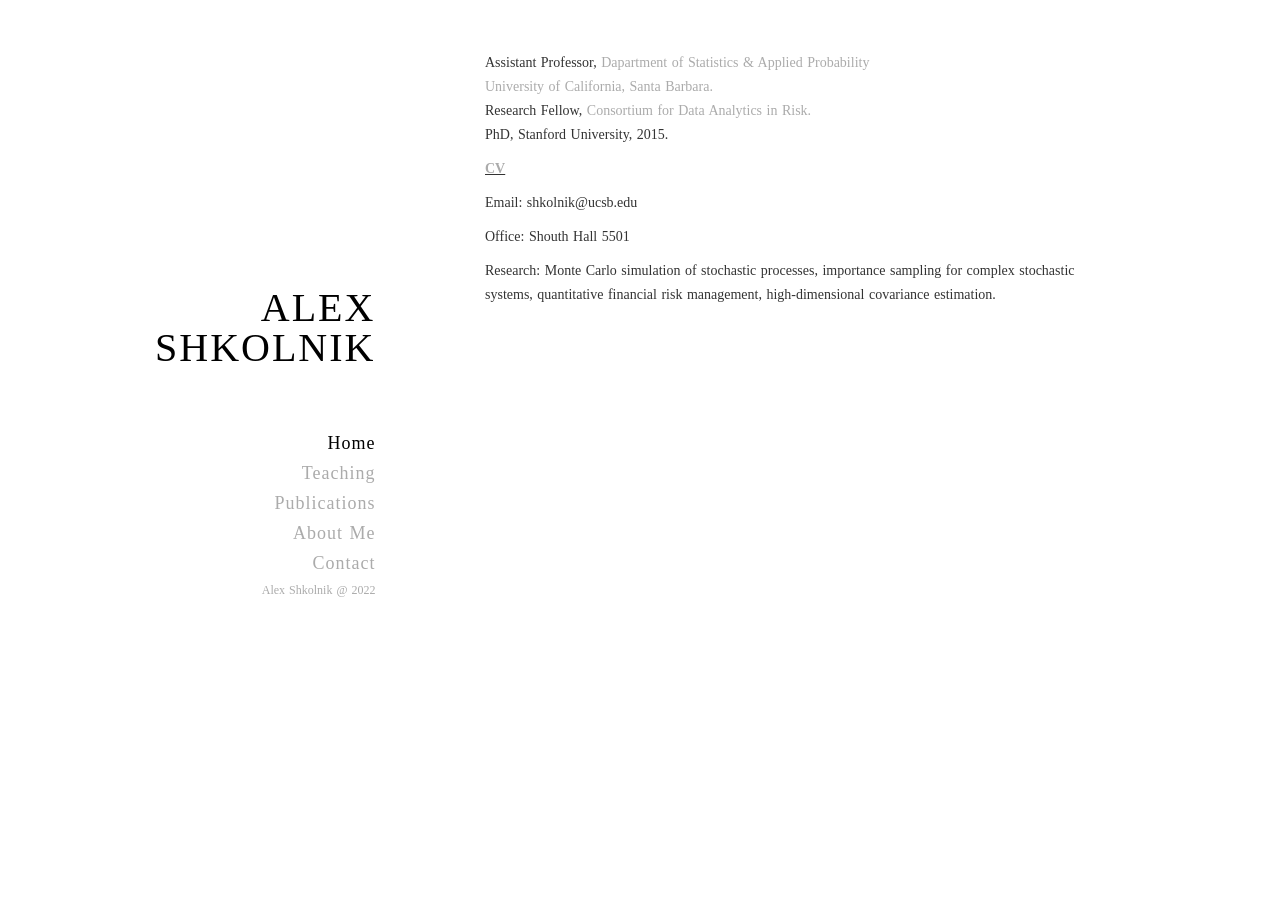
<file: index.html>
<!DOCTYPE html>
<html lang="en">

	<!-- head>
		<meta charset="UTF-8">
		<title>Alex Shkolnik Homepage </title>
		<meta name="viewport" content="width=device-width, initial-scale=1">
		<meta name="format-detection" content="telephone=no">
		<meta name="apple-mobile-web-app-capable" content="yes">

		<link rel='stylesheet' href='//fonts.googleapis.com/css?family=Montserrat:400,600,700%7CLato:400,700' type='text/css' media='all' />

		<link rel="stylesheet" type="text/css" href="css/libs/font-awesome.min.css">
		<link rel="stylesheet" type="text/css" href="css/libs/bootstrap.min.css">
		<link rel="stylesheet" type="text/css" href="css/libs/justifiedGallery.min.css">
		<link rel="stylesheet" type="text/css" href="css/libs/magnific-popup.css">
		<link rel="stylesheet" type="text/css" href="css/styles.css">
	</head---->
	<head>
		<meta charset="utf-8">
		<meta http-equiv="X-UA-Compatible" content="IE=edge,chrome=1">

		<title>Alex Shkolnik Home</title>
		<meta name="description" content="">
		<meta name="author" content="Alex Shkolnik">

		<meta name="viewport" content="width=device-width; initial-scale=1.0">

		
		<link rel="shortcut icon" href="/favicon.ico">
		<link rel="apple-touch-icon" href="/apple-touch-icon.png">
	
		<!--	
		<link rel='stylesheet' href='//fonts.googleapis.com/css?family=Montserrat:400,600,700%7CLato:400,700' type='text/css' media='all' />
		-->


		<link rel="stylesheet" type="text/css" href="css/libs/font-awesome.min.css">
		<link rel="stylesheet" type="text/css" href="css/libs/bootstrap.min.css">
		<link rel="stylesheet" type="text/css" href="css/libs/justifiedGallery.min.css">
		<link rel="stylesheet" type="text/css" href="css/libs/magnific-popup.css">
		<link rel="stylesheet" type="text/css" href="css/styles.css">
	</head>

<body class="home">

	<!-- Wrapper Site ------------------------------------------------------------------------>
	<div id="main-content">

		<!-- Preload -->
		<div id="preload">
			<div class="kd-bounce">
				<div></div>
				<div></div>
			</div>
		</div>
		<!-- Preload -->

		<div class="container">
			<div class="row">
<!--------------copy left menu plus starting from here ----->
				<div class="col-md-3">
					<div class="header affix">
						<div class="table">
							<div class="table-cell">
								<!-- Logo-->
								<div class="logo">
									<a href="#">Alex Shkolnik </a>
								</div>
								<!--End Logo-->
								
								<!-- Navigation -->
								<div class="main-menu">
									<nav>
										<ul class="menu-list">
											<li class="active">
												<a href="index.html">Home</a>
												
											</li> <!--
											<li class="menu-item-has-children">
												<a href="#">Teaching</a> 
												<ul class="sub-menu">
													<li>
														<a href="teaching.html">pstat 262MC</a>
													</li>
													<li>
														<a href="teaching.html">pstat 160B</a>
													</li>
													<li>
														<a href="teaching.html">pstat 223A</a>
													</li>
													<li>
														<a href="archive.html">archive</a>
													</li>
												</ul>
											</li>
											<!--<li>
												<a href="research.html">Research</a>
												
											</li>-->
											<li>
												<a href="teaching.html">Teaching</a>
											</li>
											<li>
												<a href="publications.html">Publications</a>
											</li>
											<li>
												<a href="about.html">About Me</a>
										    </li>
										    <li>
												<a href="contact.html">Contact</a>
										    </li>
								    	</ul>
									</nav>
								</div>
								<!-- End Navigation -->

								<!-- Socials 
								<div class="socials">
									<a href="#" title="Behance">
										<i class="fa fa-behance"></i>
									</a>
									<a href="#" title="Dribbble">
										<i class="fa fa-dribbble"></i>
									</a>
									<a href="#" title="Facebook">
										<i class="fa fa-facebook"></i>
									</a>
									<a href="#" title="Google Plus">
										<i class="fa fa-google-plus"></i>
									</a>
									<a href="#" title="Instagram">
										<i class="fa fa-instagram"></i>
									</a>
									<a href="#" title="Search this site">
										<i class="fa fa-search"></i>
									</a>
								</div>
								-->
								<div class="box-search">
									<div class="table">
										<div class="table-cell">
											<div class="container">
												<form class="search-form" action="#" method="get">
													<input type="search" name="s" class="search-field" placeholder="Type &amp; hit enter" value="" title="Search">
													<div class="kd-close">
													</div>
												</form>
											</div>
										</div>
									</div>
								</div>
								<!-- End Socials -->

								<div class="copyright">
									<p>
										Alex Shkolnik @ 2022
									</p>
								</div>

							</div>
						</div>
					</div>
				</div>
<!------------here is the end of left menu plus socials and copyright-----start right context here---->
				<div class="col-md-9 col-md-offset-3">
					<div class="projects">
						<!-- div>
							<img src="images/photo.JPG" alt="">
						</div----->
						<div class="header-text">
						      <p> 
							   Assistant Professor,  
							  <a href="https://www.pstat.ucsb.edu">Dapartment of Statistics & Applied Probability</a> <br> 
							  <a href="https://www.ucsb.edu">University of California, Santa Barbara.</a> <br>
							   Research Fellow,
							  <a href="https://cdar.berkeley.edu">Consortium for Data Analytics in Risk.</a> <br>
                               PhD, Stanford University, 2015.
						     </p>
							  <p><b>
                              <u><a href="cv/shkolnik_cv.pdf">CV</a></u>
                              </b></p>
							   
                              <p>Email: shkolnik@ucsb.edu </p>  
                              <p>Office: Shouth Hall 5501 </p>  
                              <p>Research: Monte Carlo simulation of stochastic processes, importance sampling for complex stochastic systems, quantitative financial risk management, high-dimensional covariance estimation.<p>
						</div>
					</div>
				</div>
			</div>
		</div>
	</div>
	<!-- End Wrapper Site ------------------------------------------------------------------------>

	
	<!-- Scripts -->
	<script src="js/libs/jquery-1.12.4.min.js"></script>
	<script src="js/libs/jquery.justifiedGallery.min.js"></script>
	<script src="js/libs/jquery.magnific-popup.js"></script>
	<script src="js/scripts.js"></script>
	<!-- End Scripts -->

</body>
</html>
</file>
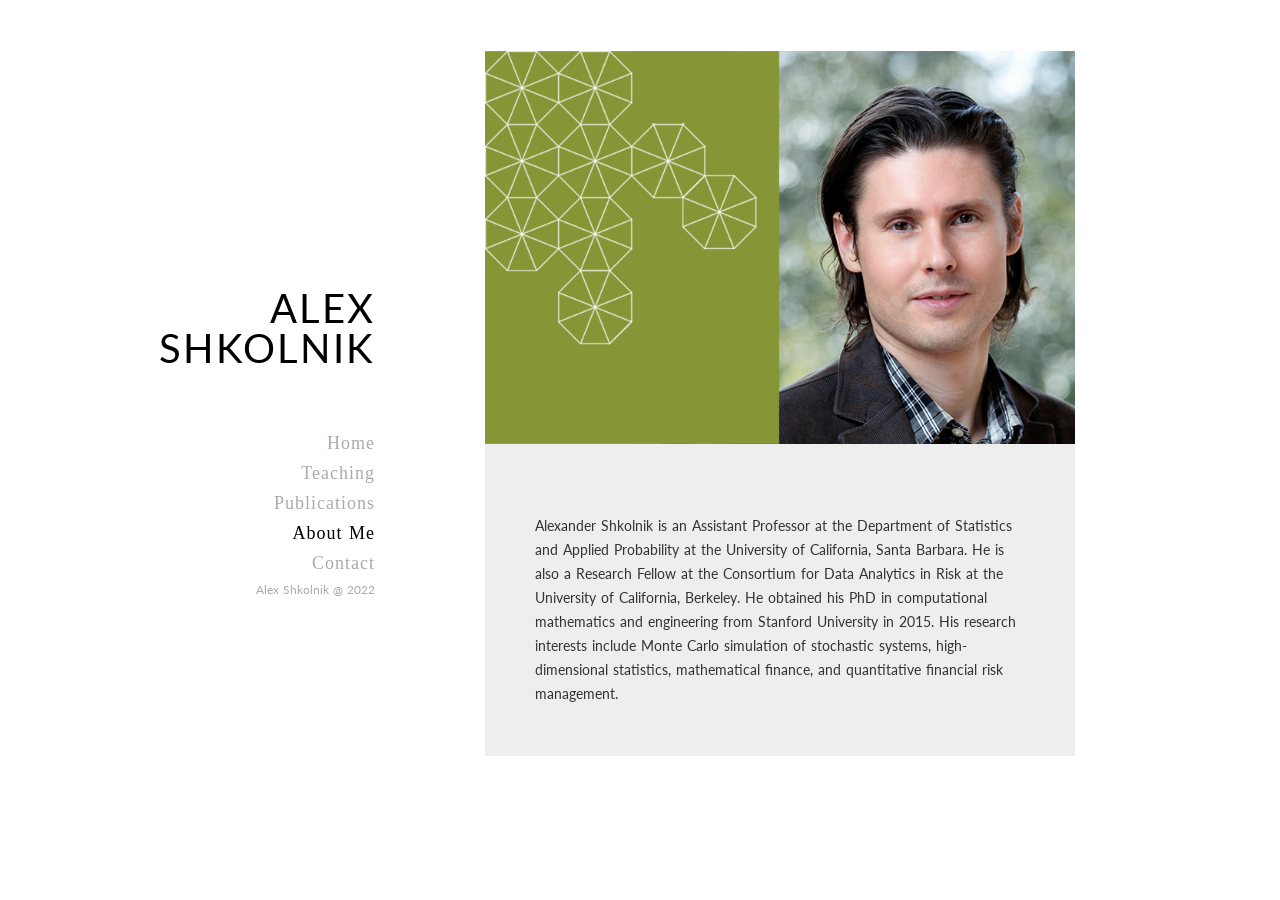
<file: about.html>
<!DOCTYPE html>
<html lang="en">

<head>
	<meta charset="UTF-8">
	<title>About Me - Alex Shkolnik</title>
	<meta name="viewport" content="width=device-width, initial-scale=1">
	<meta name="format-detection" content="telephone=no">
	<meta name="apple-mobile-web-app-capable" content="yes">

	<link rel='stylesheet' href='//fonts.googleapis.com/css?family=Montserrat:400,600,700%7CLato:400,700' type='text/css' media='all' />

	<link rel="stylesheet" type="text/css" href="css/libs/font-awesome.min.css">
	<link rel="stylesheet" type="text/css" href="css/libs/bootstrap.min.css">
	<link rel="stylesheet" type="text/css" href="css/libs/justifiedGallery.min.css">
	<link rel="stylesheet" type="text/css" href="css/libs/magnific-popup.css">
	<link rel="stylesheet" type="text/css" href="css/styles.css">
</head>

<body class="home">

	<!-- Wrapper Site -->
	<div id="main-content">

		<!-- Preload -->
		<div id="preload">
			<div class="kd-bounce">
				<div></div>
				<div></div>
			</div>
		</div>
		<!-- Preload -->

		<!-- Mobile Menu -->
		<div class="mobile">
			<div class="container">
				<!-- Logo -->
				<div class="logo">
					<a href="index.html">Alex Shkolnik</a>
				</div>
				<!-- End Logo -->
			</div>
		</div>
		<div class="hide-menu"></div>
		<!-- End Mobile Menu -->

		<div class="container">
			<div class="row">

				<!--------------copy left menu plus starting from here ----->
				<div class="col-md-3">
					<div class="header affix">
						<div class="table">
							<div class="table-cell">
								<!-- Logo-->
								<div class="logo">
									<a href="#">Alex Shkolnik </a>
								</div>
								<!--End Logo-->
								
								<!-- Navigation -->
								<div class="main-menu">
									<nav>
										<ul class="menu-list">
											<li>
												<a href="index.html">Home</a>
												
											</li>
											<!--
											<li class="menu-item-has-children">
												<a href="#">Teaching</a>
												<ul class="sub-menu">
													<li>
														<a href="teaching.html">pstat 262MC</a>
													</li>
													<li>
														<a href="teaching.html">pstat 160B</a>
													</li>
													<li>
														<a href="teaching.html">pstat 223A</a>
													</li>
													<li>
														<a href="archive.html">archive</a>
													</li>
												</ul>
											</li>
											<!-- <li>
												<a href="research.html">Research</a>
												
											</li>-->
											<li>
												<a href="teaching.html">Teaching</a>
											</li>
											<li>
												<a href="publications.html">Publications</a>
											</li>
											<li class="active">
												<a href="about.html">About Me</a>
										    </li>
										    <li>
												<a href="contact.html">Contact</a>
										    </li>
								    	</ul>
									</nav>
								</div>
								<!-- End Navigation -->

								<!-- Socials 
								<div class="socials">
									<a href="#" title="Behance">
										<i class="fa fa-behance"></i>
									</a>
									<a href="#" title="Dribbble">
										<i class="fa fa-dribbble"></i>
									</a>
									<a href="#" title="Facebook">
										<i class="fa fa-facebook"></i>
									</a>
									<a href="#" title="Google Plus">
										<i class="fa fa-google-plus"></i>
									</a>
									<a href="#" title="Instagram">
										<i class="fa fa-instagram"></i>
									</a>
									<a href="#" title="Search this site">
										<i class="fa fa-search"></i>
									</a>
								</div>
								-->
								<div class="box-search">
									<div class="table">
										<div class="table-cell">
											<div class="container">
												<form class="search-form" action="#" method="get">
													<input type="search" name="s" class="search-field" placeholder="Type &amp; hit enter" value="" title="Search">
													<div class="kd-close">
													</div>
												</form>
											</div>
										</div>
									</div>
								</div>
								<!-- End Socials -->

								<div class="copyright">
									<p>
										Alex Shkolnik @ 2022
									</p>
								</div>

							</div>
						</div>
					</div>
				</div>
<!------------here is the end of left menu plus socials and copyright-----start right context here---->

				<div class="col-md-9 col-md-offset-3">
					<div class="projects">

						<article class="post">
							<div class="post-media">
								<a href="#">
									<img src="images/alex_shkolnik.png" alt="About">
								</a>
							</div>
							<div class="post-content">
								<h2 class="title"></h2>

								<!-- The Content -->
								<div class="the-content">
									<p>	</p>
									<!-- <blockquote> -->
									<p> Alexander Shkolnik is an Assistant Professor at the Department of Statistics and Applied Probability at the University of California, Santa Barbara. He is also a Research Fellow at the Consortium for Data Analytics in Risk at the University of California, Berkeley. He obtained his PhD in computational mathematics and engineering from Stanford University in 2015. His research interests include Monte Carlo simulation of stochastic systems, high-dimensional statistics, mathematical finance, and quantitative financial risk management.</p>
										<footer></footer>
									<!-- </blockquote> -->
									
									<!--
									<div class="post-footer">
										<div class="post-share-wrap">
											<div class="post-share">
												<a href="#">
													<i class="fa fa-facebook"></i>
												</a>
												<a href="#">
													<i class="fa fa-twitter"></i>
												</a>
												<a href="#">
													<i class="fa fa-google-plus"></i>
												</a>
												<a href="#">
													<i class="fa fa-linkedin"></i>
												</a>
												<a href="#">
													<i class="fa fa-pinterest"></i>
												</a>
											</div>
										</div>
									</div>
									-->
								</div>
								<!-- End The Content -->

							</div>

						</article>

					</div>
				</div>
			</div>
		</div>
	</div>
	<!-- End Wrapper Site -->

	
	<!-- Scripts -->
	<script src="js/libs/jquery-1.12.4.min.js"></script>
	<script src="js/libs/jquery.justifiedGallery.min.js"></script>
	<script src="js/libs/jquery.magnific-popup.js"></script>
	<script src="js/scripts.js"></script>
	<!-- End Scripts -->

</body>
</html>
</file>
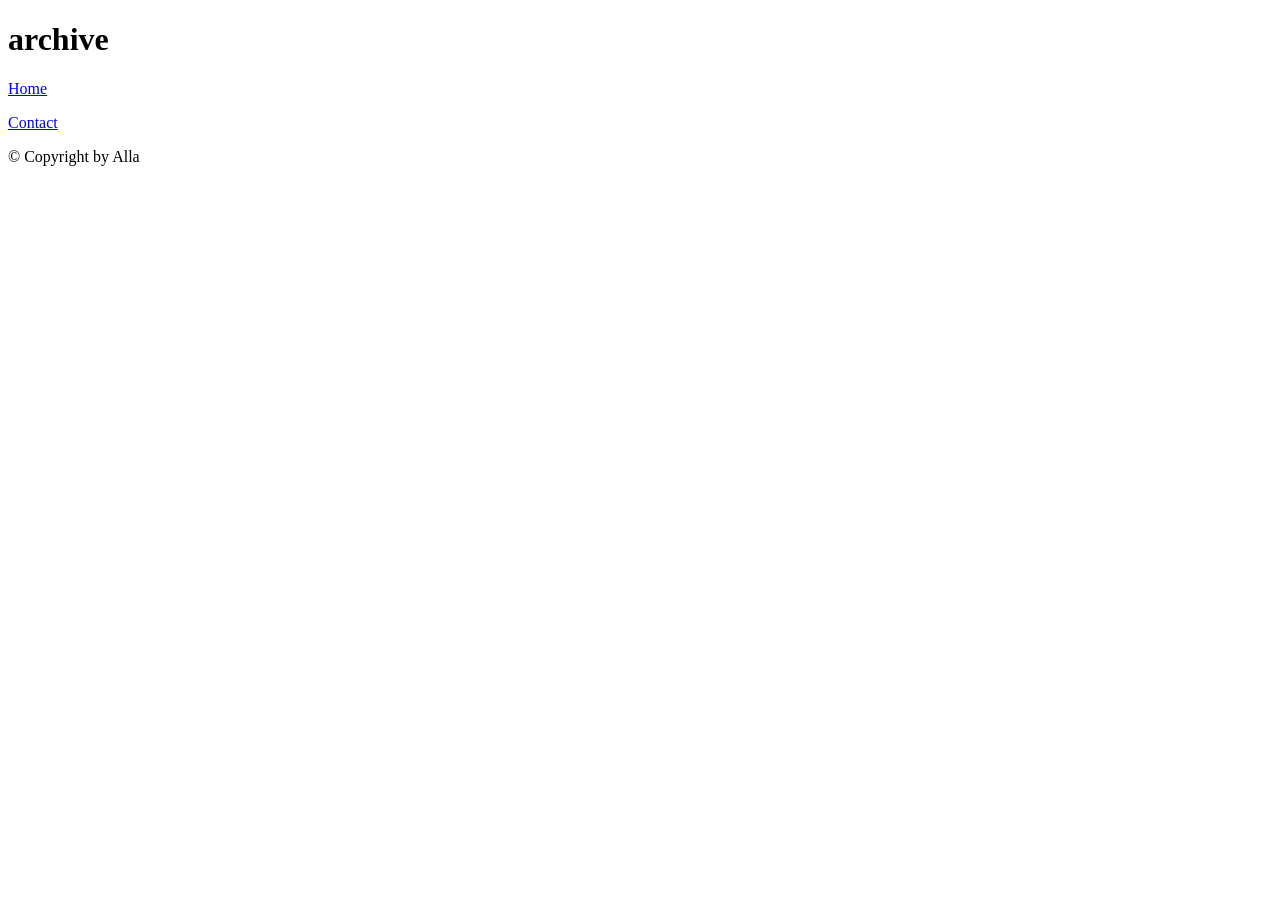
<file: archive.html>
<!DOCTYPE html>
<html lang="en">
	<head>
		<meta charset="utf-8">

		<!-- Always force latest IE rendering engine (even in intranet) & Chrome Frame
		Remove this if you use the .htaccess -->
		<meta http-equiv="X-UA-Compatible" content="IE=edge,chrome=1">

		<title>archive</title>
		<meta name="description" content="">
		<meta name="author" content="Alla">

		<meta name="viewport" content="width=device-width; initial-scale=1.0">

		<!-- Replace favicon.ico & apple-touch-icon.png in the root of your domain and delete these references -->
		<link rel="shortcut icon" href="/favicon.ico">
		<link rel="apple-touch-icon" href="/apple-touch-icon.png">
	</head>

	<body>
		<div>
			<header>
				<h1>archive</h1>
			</header>
			<nav>
				<p>
					<a href="/">Home</a>
				</p>
				<p>
					<a href="/contact">Contact</a>
				</p>
			</nav>

			<div>

			</div>

			<footer>
				<p>
					&copy; Copyright  by Alla
				</p>
			</footer>
		</div>
	</body>
</html>
</file>
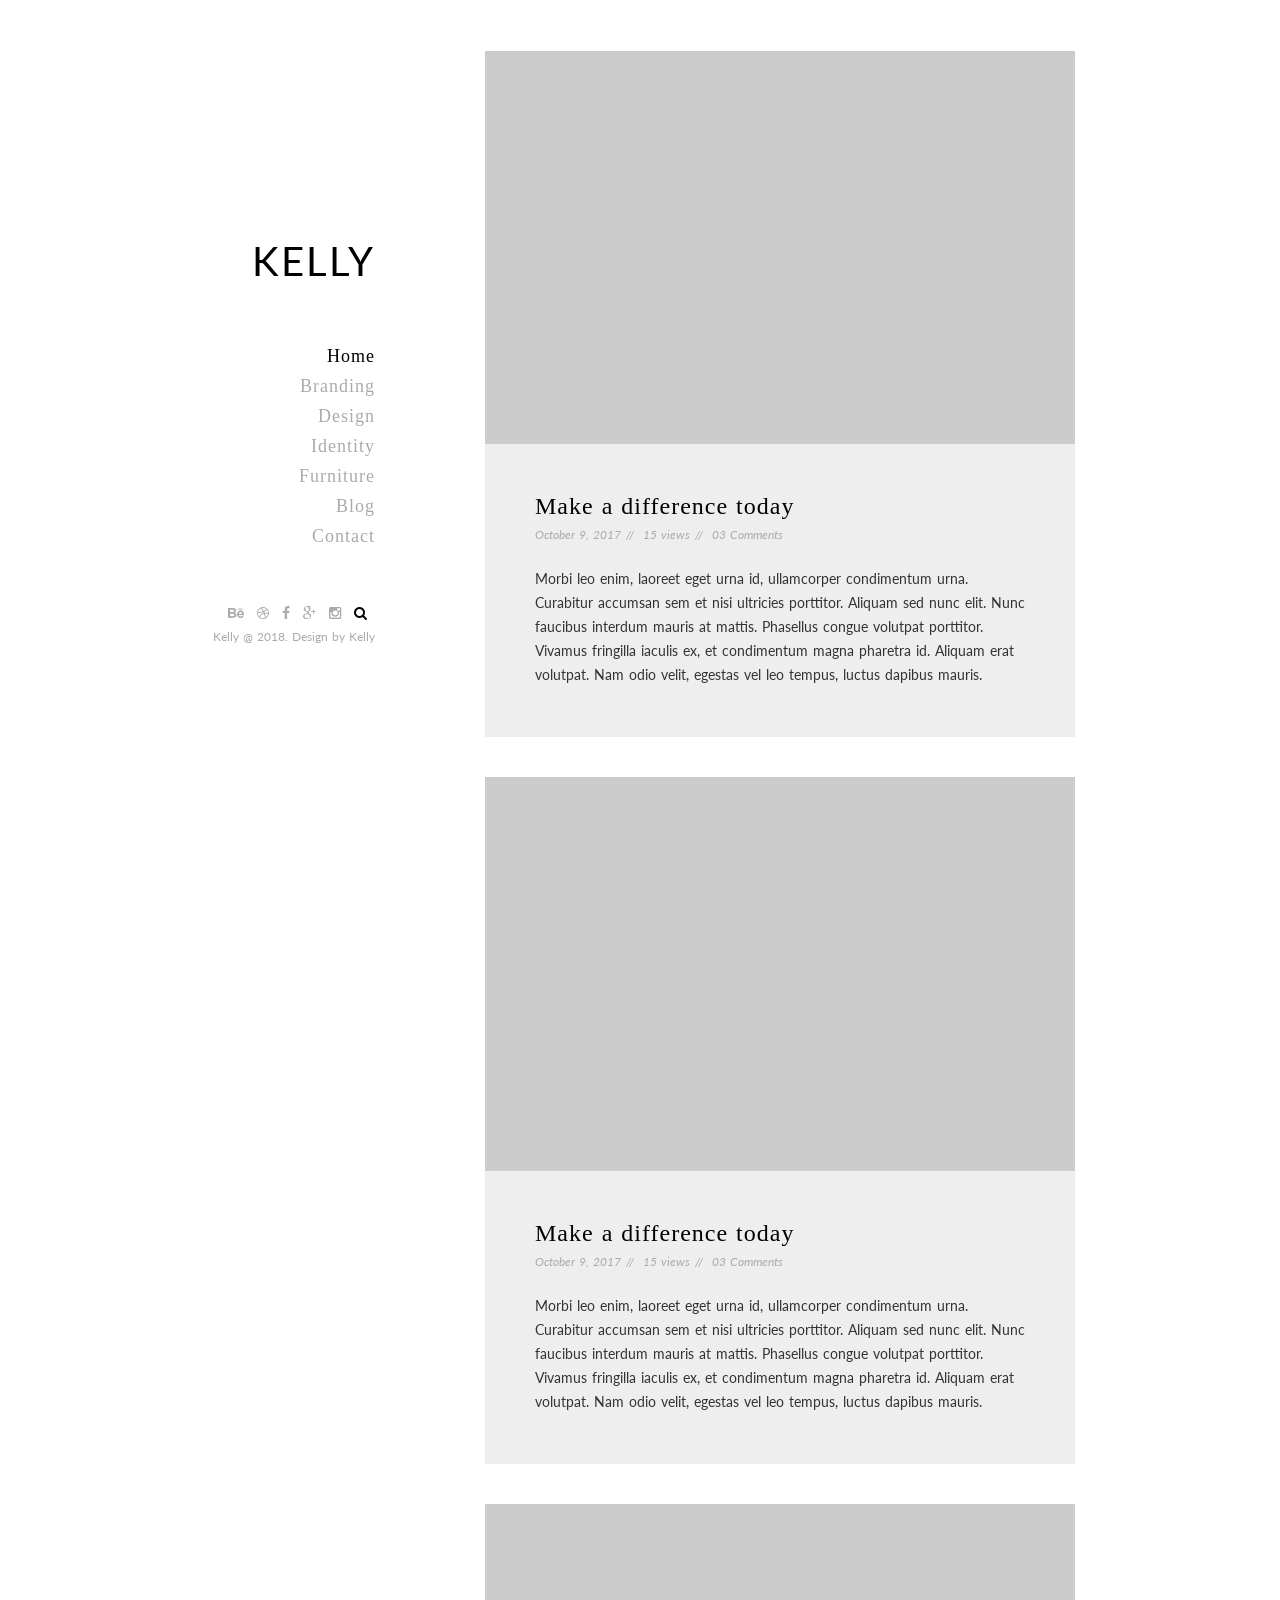
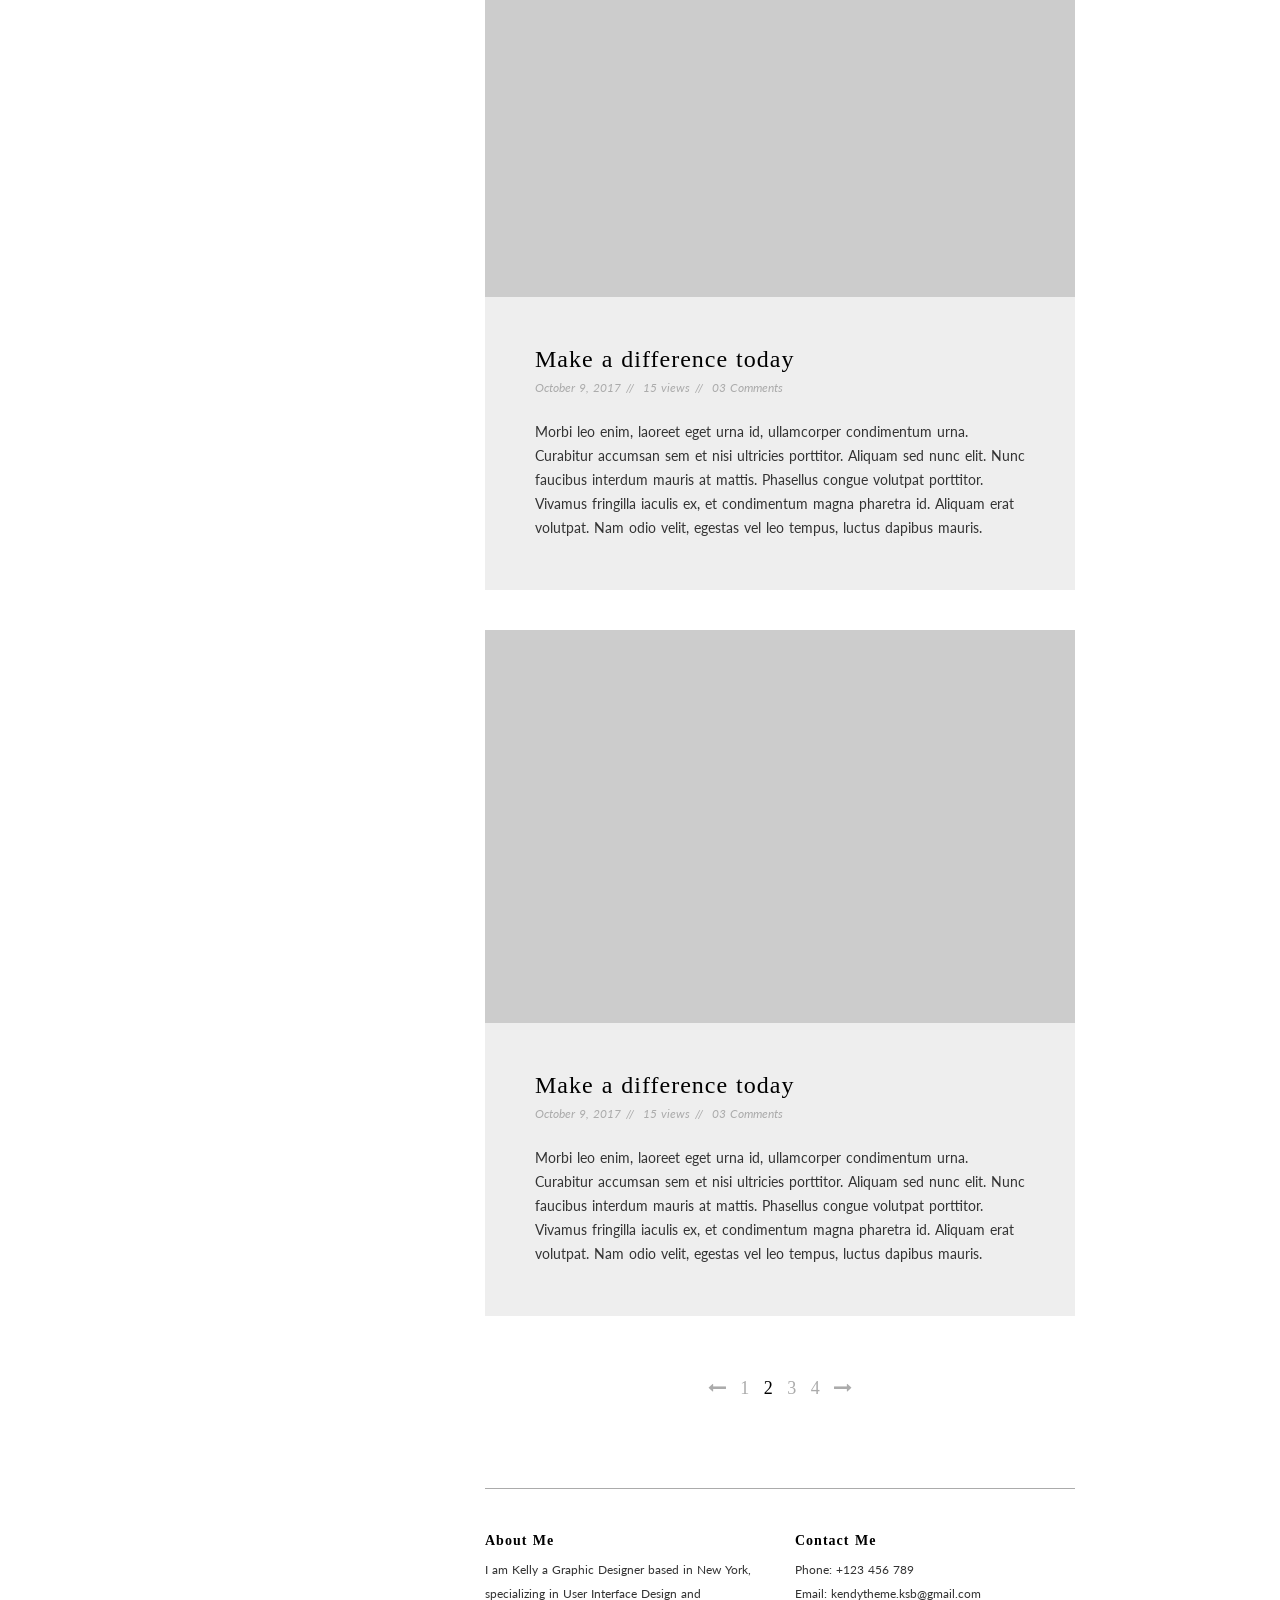
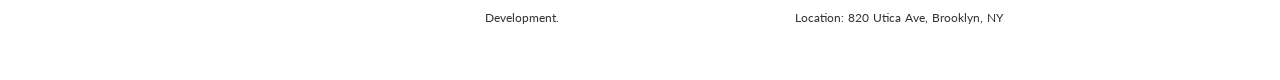
<file: blog.html>
<!DOCTYPE html>
<html lang="en">

<head>
	<meta charset="UTF-8">
	<title>Blog - Kelly</title>
	<meta name="viewport" content="width=device-width, initial-scale=1">
	<meta name="format-detection" content="telephone=no">
	<meta name="apple-mobile-web-app-capable" content="yes">

	<link rel='stylesheet' href='//fonts.googleapis.com/css?family=Montserrat:400,600,700%7CLato:400,700' type='text/css' media='all' />

	<link rel="stylesheet" type="text/css" href="css/libs/font-awesome.min.css">
	<link rel="stylesheet" type="text/css" href="css/libs/bootstrap.min.css">
	<link rel="stylesheet" type="text/css" href="css/libs/justifiedGallery.min.css">
	<link rel="stylesheet" type="text/css" href="css/libs/magnific-popup.css">
	<link rel="stylesheet" type="text/css" href="css/styles.css">
</head>

<body class="home">

	<!-- Wrapper Site -->
	<div id="main-content">

		<!-- Preload -->
		<div id="preload">
			<div class="kd-bounce">
				<div></div>
				<div></div>
			</div>
		</div>
		<!-- Preload -->

		<!-- Mobile Menu -->
		<div class="mobile">
			<div class="container">
				<!-- Mobile -->
				<div class="menu-mobile">
					<span class="item item-1"></span>
					<span class="item item-2"></span>
					<span class="item item-3"></span>
				</div>
				<!-- End Mobile -->

				<!-- Logo -->
				<div class="logo">
					<a href="index.html">Kelly</a>
				</div>
				<!-- End Logo -->
			</div>
		</div>
		<div class="hide-menu"></div>
		<!-- End Mobile Menu -->

		<div class="container">
			<div class="row">

				<div class="col-md-3">
					<div class="header affix">
						<div class="table">
							<div class="table-cell">
								<!-- Logo -->
								<div class="logo">
									<a href="index.html">Kelly</a>
								</div>
								<!-- End Logo -->

								<!-- Navigation -->
								<div class="main-menu">
									<nav>
										<ul class="menu-list">
											<li class="active menu-item-has-children">
												<a href="index.html">Home</a>
												<ul class="sub-menu">
													<li>
														<a href="index.html">List Layout</a>
													</li>
													<li>
														<a href="index-2.html">Tiled Layout</a>
													</li>
													<li>
														<a href="index-header-text.html">Header Text</a>
													</li>
													<li>
														<a href="index-menu-left.html">Menu Left</a>
													</li>
												</ul>
											</li>
											<li>
												<a href="#">Branding</a>
											</li>
											<li>
												<a href="#">Design</a>
											</li>
											<li>
												<a href="#">Identity</a>
											</li>
											<li>
												<a href="#">Furniture</a>
											</li>
											<li class="menu-item-has-children">
												<a href="blog.html">Blog</a>
												<ul class="sub-menu">
													<li>
														<a href="about.html">About Me</a>
													</li>
													<li>
														<a href="single.html">Single</a>
													</li>
													<li>
														<a href="single-project.html">Project</a>
													</li>
													<li>
														<a href="404.html">404 Page</a>
													</li>
												</ul>
											</li>
											<li>
												<a href="contact.html">Contact</a>
											</li>
										</ul>
									</nav>
								</div>
								<!-- End Navigation -->

								<!-- Socials -->
								<div class="socials">
									<a href="#" title="Behance">
										<i class="fa fa-behance"></i>
									</a>
									<a href="#" title="Dribbble">
										<i class="fa fa-dribbble"></i>
									</a>
									<a href="#" title="Facebook">
										<i class="fa fa-facebook"></i>
									</a>
									<a href="#" title="Google Plus">
										<i class="fa fa-google-plus"></i>
									</a>
									<a href="#" title="Instagram">
										<i class="fa fa-instagram"></i>
									</a>
									<a href="#" title="Search this site">
										<i class="fa fa-search"></i>
									</a>
								</div>
								<div class="box-search">
									<div class="table">
										<div class="table-cell">
											<div class="container">
												<form class="search-form" action="#" method="get">
													<input type="search" name="s" class="search-field" placeholder="Type &amp; hit enter" value="" title="Search">
													<div class="kd-close">
													</div>
												</form>
											</div>
										</div>
									</div>
								</div>
								<!-- End Socials -->

								<div class="copyright">
									<p>
										Kelly @ 2018. Design by Kelly
									</p>
								</div>

							</div>
						</div>
					</div>
				</div>

				<div class="col-md-9 col-md-offset-3">
					<div class="projects">

						<article class="post">
							<div class="post-media">
								<a href="single.html">
									<img src="images/posts/1.jpg" alt="Post">
								</a>
							</div>
							<div class="post-content">
								<h2 class="title">
									<a href="single.html">Make a difference today</a>
								</h2>

								<!-- Post Details -->
								<div class="post-details">
									<a href="#" class="post-date">October 9, 2017</a>
									<a href="#" class="post-views">15 views</a>
									<a href="#" class="post-comments">03 Comments</a>
								</div>
								<!-- End Post Details -->

								<!-- The Content -->
								<div class="the-excerpt">
									<p>Morbi leo enim, laoreet eget urna id, ullamcorper condimentum urna. Curabitur accumsan sem et nisi ultricies porttitor. Aliquam sed nunc elit. Nunc faucibus interdum mauris at mattis. Phasellus congue volutpat porttitor.
										Vivamus fringilla iaculis ex, et condimentum magna pharetra id. Aliquam erat volutpat. Nam odio velit, egestas vel leo tempus, luctus dapibus mauris.
									</p>
								</div>
								<!-- End The Content -->
							</div>
						</article>

						<article class="post">
							<div class="post-media">
								<a href="single.html">
									<img src="images/posts/2.jpg" alt="Post">
								</a>
							</div>
							<div class="post-content">
								<h2 class="title">
									<a href="single.html">Make a difference today</a>
								</h2>

								<!-- Post Details -->
								<div class="post-details">
									<a href="#" class="post-date">October 9, 2017</a>
									<a href="#" class="post-views">15 views</a>
									<a href="#" class="post-comments">03 Comments</a>
								</div>
								<!-- End Post Details -->

								<!-- The Content -->
								<div class="the-excerpt">
									<p>Morbi leo enim, laoreet eget urna id, ullamcorper condimentum urna. Curabitur accumsan sem et nisi ultricies porttitor. Aliquam sed nunc elit. Nunc faucibus interdum mauris at mattis. Phasellus congue volutpat porttitor.
										Vivamus fringilla iaculis ex, et condimentum magna pharetra id. Aliquam erat volutpat. Nam odio velit, egestas vel leo tempus, luctus dapibus mauris.
									</p>
								</div>
								<!-- End The Content -->
							</div>
						</article>

						<article class="post">
							<div class="post-media">
								<a href="single.html">
									<img src="images/posts/3.jpg" alt="Post">
								</a>
							</div>
							<div class="post-content">
								<h2 class="title">
									<a href="single.html">Make a difference today</a>
								</h2>

								<!-- Post Details -->
								<div class="post-details">
									<a href="#" class="post-date">October 9, 2017</a>
									<a href="#" class="post-views">15 views</a>
									<a href="#" class="post-comments">03 Comments</a>
								</div>
								<!-- End Post Details -->

								<!-- The Content -->
								<div class="the-excerpt">
									<p>Morbi leo enim, laoreet eget urna id, ullamcorper condimentum urna. Curabitur accumsan sem et nisi ultricies porttitor. Aliquam sed nunc elit. Nunc faucibus interdum mauris at mattis. Phasellus congue volutpat porttitor.
										Vivamus fringilla iaculis ex, et condimentum magna pharetra id. Aliquam erat volutpat. Nam odio velit, egestas vel leo tempus, luctus dapibus mauris.
									</p>
								</div>
								<!-- End The Content -->
							</div>
						</article>

						<article class="post">
							<div class="post-media">
								<a href="single.html">
									<img src="images/posts/4.jpg" alt="Post">
								</a>
							</div>
							<div class="post-content">
								<h2 class="title">
									<a href="single.html">Make a difference today</a>
								</h2>

								<!-- Post Details -->
								<div class="post-details">
									<a href="#" class="post-date">October 9, 2017</a>
									<a href="#" class="post-views">15 views</a>
									<a href="#" class="post-comments">03 Comments</a>
								</div>
								<!-- End Post Details -->

								<!-- The Content -->
								<div class="the-excerpt">
									<p>Morbi leo enim, laoreet eget urna id, ullamcorper condimentum urna. Curabitur accumsan sem et nisi ultricies porttitor. Aliquam sed nunc elit. Nunc faucibus interdum mauris at mattis. Phasellus congue volutpat porttitor.
										Vivamus fringilla iaculis ex, et condimentum magna pharetra id. Aliquam erat volutpat. Nam odio velit, egestas vel leo tempus, luctus dapibus mauris.
									</p>
								</div>
								<!-- End The Content -->
							</div>
						</article>

						<!-- Pagination -->
						<div class="pagination-wrap">
							<ul>
								<li>
									<a class="prev page-numbers" href="#">
										<i class="fa fa-long-arrow-left"></i>
									</a>
								</li>
								<li>
									<a class="page-numbers" href="#">1</a>
								</li>
								<li>
									<span class="page-numbers current">2</span>
								</li>
								<li>
									<a class="page-numbers" href="#">3</a>
								</li>
								<li>
									<a class="page-numbers" href="#">4</a>
								</li>
								<li>
									<a class="next page-numbers" href="#">
										<i class="fa fa-long-arrow-right"></i>
									</a>
								</li>
							</ul>

						</div>
						<!-- End Pagination -->
					</div>
				</div>
			</div>
		</div>
	</div>
	<!-- End Wrapper Site -->

	<!-- Footer -->
	<footer id="footer" class="footer">
		<div class="container">
			<div class="row">
				<div class="col-md-9 col-md-offset-3">
					<div class="footer-inner">
						<div class="row">
							<div class="col-sm-6">
								<h2 class="title">About Me</h2>
								<p>
									I am Kelly a Graphic Designer based in New York, specializing in User Interface Design and Development.
								</p>
							</div>
							<div class="col-sm-6">
								<h2 class="title">Contact Me</h2>
								<ul>
									<li>
										Phone: +123 456 789
									</li>
									<li>
										Email: kendytheme.ksb@gmail.com
									</li>
									<li>
										Location: 820 Utica Ave, Brooklyn, NY
									</li>
								</ul>
							</div>
						</div>
					</div>
				</div>
			</div>
		</div>
	</footer>
	<!-- End Footer -->

	<!-- Scripts -->
	<script src="js/libs/jquery-1.12.4.min.js"></script>
	<script src="js/libs/jquery.justifiedGallery.min.js"></script>
	<script src="js/libs/jquery.magnific-popup.js"></script>
	<script src="js/scripts.js"></script>
	<!-- End Scripts -->

</body>
</html>
</file>
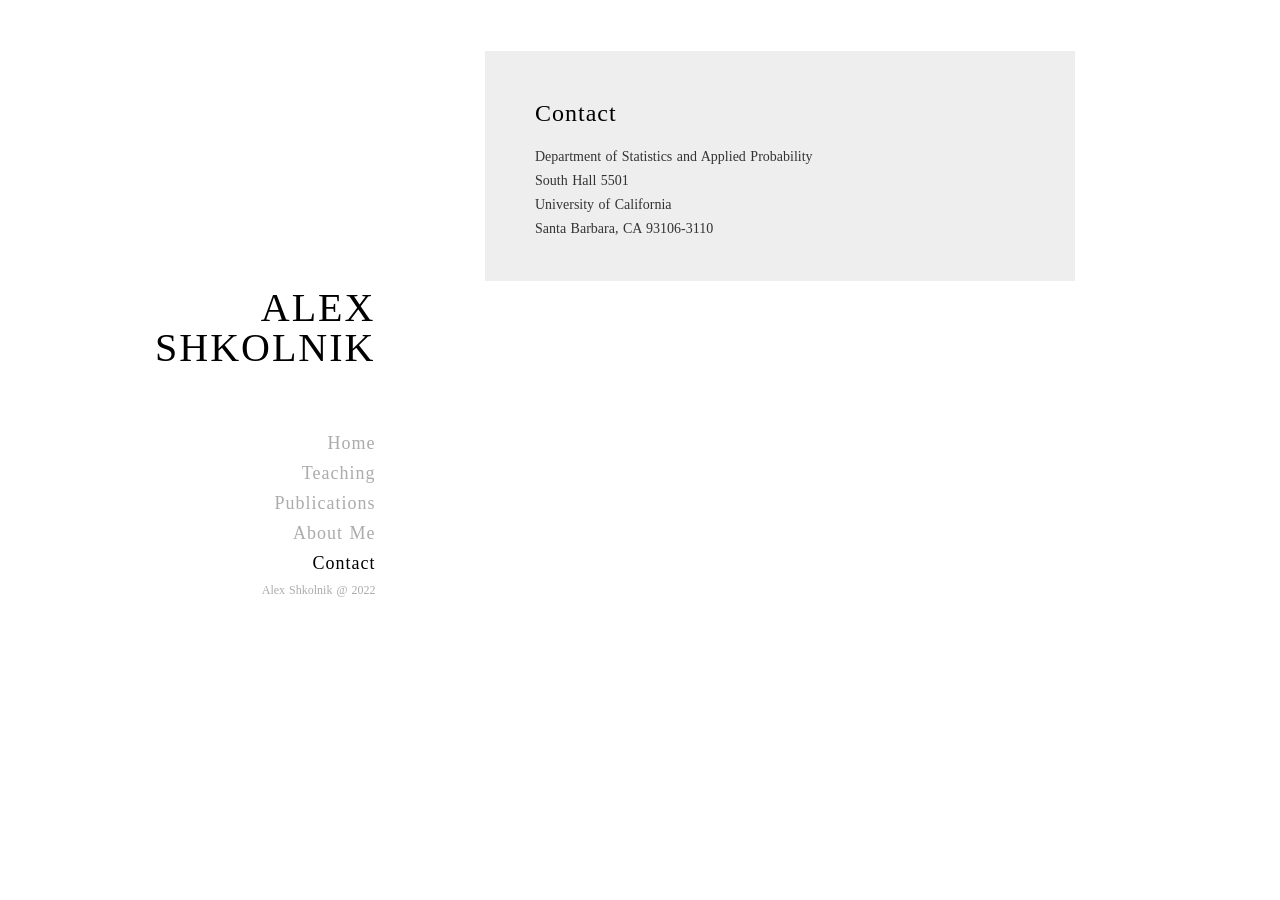
<file: contact.html>
<!DOCTYPE html>
<html lang="en">

<head>
	<meta charset="UTF-8">
	<title>Contact Me</title>
	<meta name="viewport" content="width=device-width, initial-scale=1">
	<meta name="format-detection" content="telephone=no">
	<meta name="apple-mobile-web-app-capable" content="yes">
	
	<!--
	<link rel='stylesheet' href='//fonts.googleapis.com/css?family=Montserrat:400,600,700%7CLato:400,700' type='text/css' media='all' />
	-->

	<link rel="stylesheet" type="text/css" href="css/libs/font-awesome.min.css">
	<link rel="stylesheet" type="text/css" href="css/libs/bootstrap.min.css">
	<link rel="stylesheet" type="text/css" href="css/libs/justifiedGallery.min.css">
	<link rel="stylesheet" type="text/css" href="css/libs/magnific-popup.css">
	<link rel="stylesheet" type="text/css" href="css/styles.css">
</head>

<body class="home">

	<!-- Wrapper Site -->
	<div id="main-content">

		<!-- Preload -->
		<div id="preload">
			<div class="kd-bounce">
				<div></div>
				<div></div>
			</div>
		</div>
		<!-- Preload -->

		<!-- Mobile Menu -->
		<div class="mobile">
			<div class="container">
				<!-- Logo -->
				<div class="logo">
					<a href="index.html">Alex</a>
				</div>
				<!-- End Logo -->
			</div>
		</div>
		

		<div class="container">
			<div class="row">

<!--------------copy left menu plus starting from here ----->
				<div class="col-md-3">
					<div class="header affix">
						<div class="table">
							<div class="table-cell">
								<!-- Logo-->
								<div class="logo">
									<a href="#">Alex Shkolnik </a>
								</div>
								<!--End Logo-->
								
								<!-- Navigation -->
								<div class="main-menu">
									<nav>
										<ul class="menu-list">
											<li>
												<a href="index.html">Home</a>
												
											</li> 
											<!--
											<li class="menu-item-has-children">
												<a href="#">Teaching</a> <!--(pstat262MC, pstat 160B, pstat 223A, archive)-->
												<ul class="sub-menu">
													<li>
														<a href="teaching.html">pstat 262MC</a>
													</li>
													<li>
														<a href="teaching.html">pstat 160B</a>
													</li>
													<li>
														<a href="teaching.html">pstat 223A</a>
													</li>
													<li>
														<a href="archive.html">archive</a>
													</li>
												</ul>
											</li> 
											<!-- <li>
												<a href="research.html">Research</a>
												
											</li> -->
											<li>
												<a href="teaching.html">Teaching</a>
											</li>
											<li>
												<a href="publications.html">Publications</a>
											</li>
											<li>
												<a href="about.html">About Me</a>
										    </li>
										    <li  class="active">
												<a href="contact.html">Contact</a>
										    </li>
								    	</ul>
									</nav>
								</div>
								<!-- End Navigation -->

								<!-- Socials 
								<div class="socials">
									<a href="#" title="Behance">
										<i class="fa fa-behance"></i>
									</a>
									<a href="#" title="Dribbble">
										<i class="fa fa-dribbble"></i>
									</a>
									<a href="#" title="Facebook">
										<i class="fa fa-facebook"></i>
									</a>
									<a href="#" title="Google Plus">
										<i class="fa fa-google-plus"></i>
									</a>
									<a href="#" title="Instagram">
										<i class="fa fa-instagram"></i>
									</a>
									<a href="#" title="Search this site">
										<i class="fa fa-search"></i>
									</a>
								</div>
								-->
								<div class="box-search">
									<div class="table">
										<div class="table-cell">
											<div class="container">
												<form class="search-form" action="#" method="get">
													<input type="search" name="s" class="search-field" placeholder="Type &amp; hit enter" value="" title="Search">
													<div class="kd-close">
													</div>
												</form>
											</div>
										</div>
									</div>
								</div>
								<!-- End Socials -->

								<div class="copyright">
									<p>
										Alex Shkolnik @ 2022
									</p>
								</div>

							</div>
						</div>
					</div>
				</div>
<!------------here is the end of left menu plus socials and copyright-----start right context here---->
				
				<div class="col-md-9 col-md-offset-3">
					<div class="projects">

						<article class="post">
							<div class="post-content">
								<h2 class="title">Contact</h2>

								<!-- The Content -->
								<div class="the-content">
									<p>
									
									Department of Statistics and Applied Probability <br>
									South Hall 5501 <br>
									University of California <br>
									Santa Barbara, CA 93106-3110 <br>

									</p>

									<!-----------------------------------------
									<p>&nbsp;</p>

									<form action="#" method="post" class="comment-form contact">
										<div class="contact-item form-name">
											<input name="author" value="" type="text" placeholder="Your Name *">
										</div>
										<div class="contact-item form-email">
											<input name="email" value="" type="text" placeholder="Your Email *">
										</div>
										<div class="contact-item form-url">
											<input id="url" name="url" value="" type="text" placeholder="Subject">
										</div>
										<div class="contact-item field-full form-message">
											<textarea name="comment" placeholder="Message *"></textarea>
										</div>
										<div class="contact-item form-submit">
											<input name="submit" type="submit" id="submit" class="submit" value="POST Comment">
										</div>
									</form>
									<p>&nbsp;</p>
     -------------------------------------->
                               <!----------------
									<div class="post-footer">

										<div class="post-share-wrap">
											<div class="post-share">
												<a href="#">
													<i class="fa fa-facebook"></i>
												</a>
												<a href="#">
													<i class="fa fa-twitter"></i>
												</a>
												<a href="#">
													<i class="fa fa-google-plus"></i>
												</a>
												<a href="#">
													<i class="fa fa-linkedin"></i>
												</a>
												<a href="#">
													<i class="fa fa-pinterest"></i>
												</a>
											</div>
										</div>
									</div>
								</div>
								---------------- End The Content -->
   
							</div>

						</article>

					</div>
				</div>
			</div>
		</div>
	</div>


	<!-- Scripts -->
	<script src="js/libs/jquery-1.12.4.min.js"></script>
	<script src="js/libs/jquery.justifiedGallery.min.js"></script>
	<script src="js/libs/jquery.magnific-popup.js"></script>
	<script src="js/scripts.js"></script>
	<!-- End Scripts -->

</body>
</html>
</file>
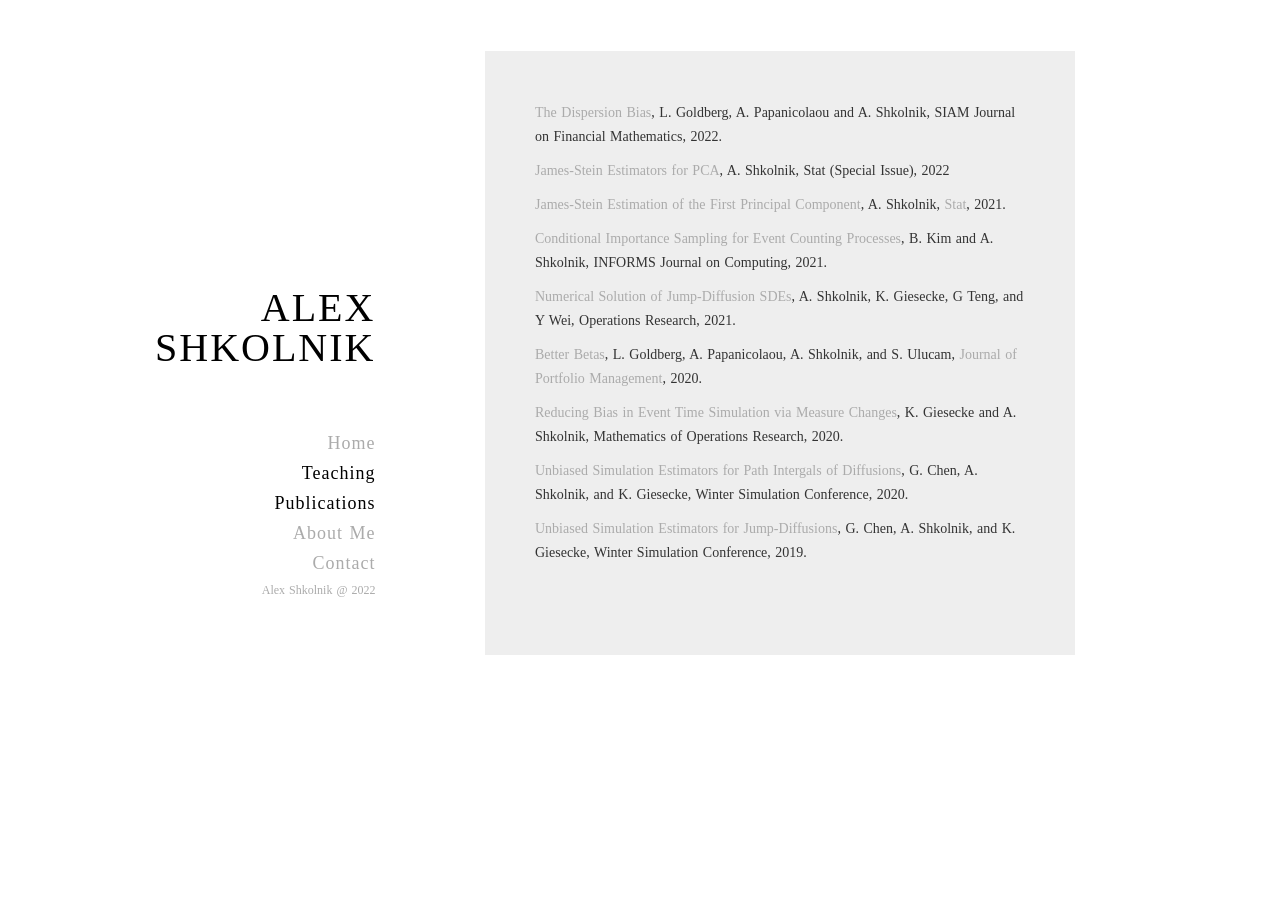
<file: publications.html>
<!DOCTYPE html>
<html lang="en">
	<head>
		<meta charset="utf-8">

		
		<meta http-equiv="X-UA-Compatible" content="IE=edge,chrome=1">

		<title>Alex Shkolnik -- Publications</title>
		<meta name="description" content="">
		<meta name="author" content="Alex Shkolnik">

		<meta name="viewport" content="width=device-width; initial-scale=1.0">

		
		<link rel="shortcut icon" href="/favicon.ico">
		<link rel="apple-touch-icon" href="/apple-touch-icon.png">
		
		<!--
		<link rel='stylesheet' href='//fonts.googleapis.com/css?family=Montserrat:400,600,700%7CLato:400,700' type='text/css' media='all' />
		-->


		<link rel="stylesheet" type="text/css" href="css/libs/font-awesome.min.css">
		<link rel="stylesheet" type="text/css" href="css/libs/bootstrap.min.css">
		<link rel="stylesheet" type="text/css" href="css/libs/justifiedGallery.min.css">
		<link rel="stylesheet" type="text/css" href="css/libs/magnific-popup.css">
		<link rel="stylesheet" type="text/css" href="css/styles.css">
	</head>
	
	<!-- head>
		<meta charset="UTF-8">
		<title>Alexander Shkolnik Publications </title>
		<meta name="viewport" content="width=device-width, initial-scale=1">
		<meta name="format-detection" content="telephone=no">
		<meta name="apple-mobile-web-app-capable" content="yes">

		<link rel='stylesheet' href='//fonts.googleapis.com/css?family=Montserrat:400,600,700%7CLato:400,700' type='text/css' media='all' />

		<link rel="stylesheet" type="text/css" href="css/libs/font-awesome.min.css">
		<link rel="stylesheet" type="text/css" href="css/libs/bootstrap.min.css">
		<link rel="stylesheet" type="text/css" href="css/libs/justifiedGallery.min.css">
		<link rel="stylesheet" type="text/css" href="css/libs/magnific-popup.css">
		<link rel="stylesheet" type="text/css" href="css/styles.css">
	</head----->

<body class="home">

	<!-- Wrapper Site ------------------------------------------------------------------------>
	<div id="main-content">

		<!-- Preload -->
		<div id="preload">
			<div class="kd-bounce">
				<div></div>
				<div></div>
			</div>
		</div>
		<!-- Preload -->

		<div class="container">
			<div class="row">
<!--------------copy left menu plus starting from here ----->
				<div class="col-md-3">
					<div class="header affix">
						<div class="table">
							<div class="table-cell">
								<!-- Logo-->
								<div class="logo">
									<a href="#">Alex Shkolnik </a>
								</div>
								<!--End Logo-->
								
								<!-- Navigation -->
								<div class="main-menu">
									<nav>
										<ul class="menu-list">
											<li >
												<a href="index.html">Home</a>
												
											</li>
											<!--
											<li class="menu-item-has-children">
												<a href="#">Teaching</a>
												<ul class="sub-menu">
													<li>
														<a href="teaching.html">pstat 262MC</a>
													</li>
													<li>
														<a href="teaching.html">pstat 160B</a>
													</li>
													<li>
														<a href="teaching.html">pstat 223A</a>
													</li>
													<li>
														<a href="archive.html">archive</a>
													</li>
												</ul>
											</li>
											<!--<li>
												<a href="research.html">Research</a>
												
											</li>-->
											<li class="active">
												<a href="teaching.html">Teaching</a>
											</li>
											<li class="active">
												<a href="publications.html">Publications</a>
											</li>
											<li>
												<a href="about.html">About Me</a>
										    </li>
										    <li>
												<a href="contact.html">Contact</a>
										    </li>
								    	</ul>
									</nav>
								</div>
								<!-- End Navigation -->

								<!-- Socials 
								<div class="socials">
									<a href="#" title="Behance">
										<i class="fa fa-behance"></i>
									</a>
									<a href="#" title="Dribbble">
										<i class="fa fa-dribbble"></i>
									</a>
									<a href="#" title="Facebook">
										<i class="fa fa-facebook"></i>
									</a>
									<a href="#" title="Google Plus">
										<i class="fa fa-google-plus"></i>
									</a>
									<a href="#" title="Instagram">
										<i class="fa fa-instagram"></i>
									</a>
									<a href="#" title="Search this site">
										<i class="fa fa-search"></i>
									</a>
								</div>
								-->
								<div class="box-search">
									<div class="table">
										<div class="table-cell">
											<div class="container">
												<form class="search-form" action="#" method="get">
													<input type="search" name="s" class="search-field" placeholder="Type &amp; hit enter" value="" title="Search">
													<div class="kd-close">
													</div>
												</form>
											</div>
										</div>
									</div>
								</div>
								<!-- End Socials -->

								<div class="copyright">
									<p>
										Alex Shkolnik @ 2022
									</p>
								</div>

							</div>
						</div>
					</div>
				</div>
<!------------here is the end of left menu plus socials and copyright-----start right context here---->
				<div class="col-md-9 col-md-offset-3">
					<div class="projects">
						<article class="post">
							<div class="post-content">
						<div class="header-text">
							  <p> 
                              <a href="pdfs/minvar.pdf">The Dispersion Bias</a>, 
							  L. Goldberg, A. Papanicolaou and A. Shkolnik,
							  SIAM Journal on Financial Mathematics, 2022.
                              </p>

							  <p>
                              <a href="pdfs/jspc1.pdf">James-Stein Estimators for PCA</a>, 
							  A. Shkolnik, Stat (Special Issue), 2022
                              </p>

							  <p> 
                              <a href="pdfs/jspc1.pdf">James-Stein Estimation of the First Principal Component</a>, 
							  A. Shkolnik,
							  <a href="https://onlinelibrary.wiley.com/doi/abs/10.1002/sta4.419">Stat</a>, 2021.
                              </p>


							  <p> 
                              <a href="pdfs/ccm.pdf">Conditional Importance Sampling for Event Counting Processes</a>,
							  B. Kim and A. Shkolnik,
							  INFORMS Journal on Computing, 2021.
							  </p>
							 
							  <p>
                              <a href="pdfs/timescale.pdf">Numerical Solution of Jump-Diffusion SDEs</a>,
					          A. Shkolnik, K. Giesecke, G Teng, and Y Wei,
							  Operations Research, 2021.
							  </p>
	
							  <p> 
                              <a href="https://jpm.pm-research.com/content/47/1/119.abstract">Better Betas</a>,
							  L. Goldberg, A. Papanicolaou, A. Shkolnik, and S. Ulucam, 
                              <a href="https://jpm.pm-research.com/content/47/1/119.abstract">Journal of Portfolio Management</a>, 2020.
                              </p>

							 <p>
                              <a href="pdfs/bias.pdf">Reducing Bias in Event Time Simulation via Measure Changes</a>,
					          K. Giesecke and A. Shkolnik, 
                              Mathematics of Operations Research, 2020.
							  </p>

							  <p>
                              <a href="pdfs/pathint.pdf">Unbiased Simulation Estimators for Path Intergals of Diffusions</a>,
					          G. Chen, A. Shkolnik, and K. Giesecke,
                              Winter Simulation Conference, 2020.
							  </p>

						 
							 <p>
                              <a href="pdfs/parametrix.pdf">Unbiased Simulation Estimators for Jump-Diffusions</a>,
					          G. Chen, A. Shkolnik, and K. Giesecke,
                              Winter Simulation Conference, 2019.
							  </p>



							 </p>
					        
						</div>
						   </div>
					    </article>	
					</div>
				</div>
			</div>
		</div>
	</div>
	<!-- End Wrapper Site ------------------------------------------------------------------------>

	
	<!-- Scripts -->
	<script src="js/libs/jquery-1.12.4.min.js"></script>
	<script src="js/libs/jquery.justifiedGallery.min.js"></script>
	<script src="js/libs/jquery.magnific-popup.js"></script>
	<script src="js/scripts.js"></script>
	<!-- End Scripts -->

</body>
	
</html>
</file>
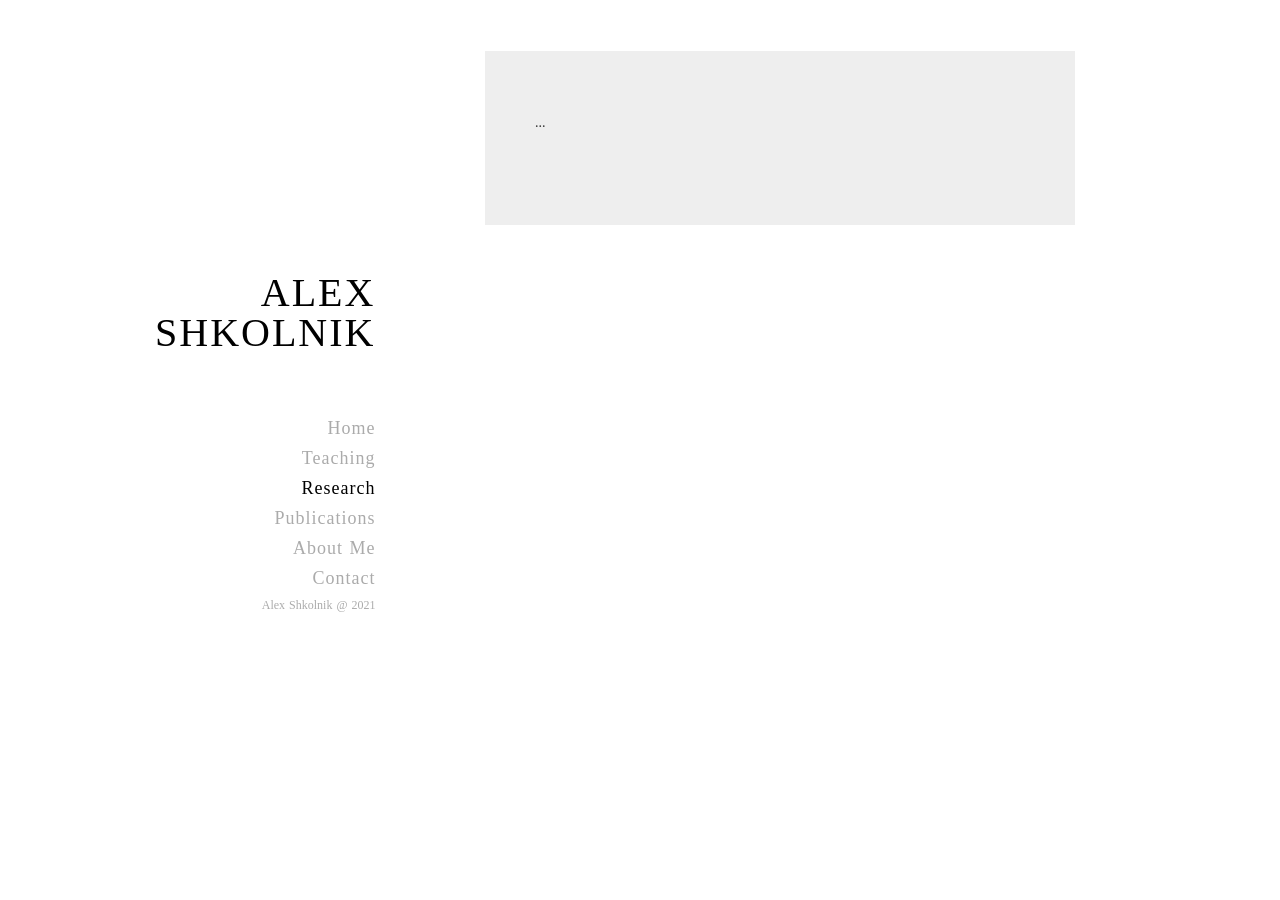
<file: research.html>
<!DOCTYPE html>
<html lang="en">
	<head>
		<meta charset="utf-8">

		<!-- Always force latest IE rendering engine (even in intranet) & Chrome Frame
		Remove this if you use the .htaccess -->
		<meta http-equiv="X-UA-Compatible" content="IE=edge,chrome=1">

		<title>Alex Shkolnik Research</title>
		<meta name="description" content="Alex Shkolnik">
		<meta name="author" content="">

		<meta name="viewport" content="width=device-width; initial-scale=1.0">
	
		<!--	
		<link rel='stylesheet' href='//fonts.googleapis.com/css?family=Montserrat:400,600,700%7CLato:400,700' type='text/css' media='all' />
		-->


		<link rel="stylesheet" type="text/css" href="css/libs/font-awesome.min.css">
		<link rel="stylesheet" type="text/css" href="css/libs/bootstrap.min.css">
		<link rel="stylesheet" type="text/css" href="css/libs/justifiedGallery.min.css">
		<link rel="stylesheet" type="text/css" href="css/libs/magnific-popup.css">
		<link rel="stylesheet" type="text/css" href="css/styles.css">

		<!-- Replace favicon.ico & apple-touch-icon.png in the root of your domain and delete these references -->
		<link rel="shortcut icon" href="/favicon.ico">
		<link rel="apple-touch-icon" href="/apple-touch-icon.png">
	</head>
<body class="home">

	<!-- Wrapper Site ------------------------------------------------------------------------>
	<div id="main-content">

		<!-- Preload -->
		<div id="preload">
			<div class="kd-bounce">
				<div></div>
				<div></div>
			</div>
		</div>
		<!-- Preload -->

		<div class="container">
			<div class="row">
<!--------------copy left menu plus starting from here ----->
				<div class="col-md-3">
					<div class="header affix">
						<div class="table">
							<div class="table-cell">
								<!-- Logo-->
								<div class="logo">
									<a href="#">Alex Shkolnik </a>
								</div>
								<!--End Logo-->
								
								<!-- Navigation -->
								<div class="main-menu">
									<nav>
										<ul class="menu-list">
											<li >
												<a href="index.html">Home</a>
												
											</li>
											<li class="menu-item-has-children">
												<a href="#">Teaching</a> <!--(pstat262MC, pstat 160B, pstat 223A, archive)-->
												<ul class="sub-menu">
													<li>
														<a href="teaching.html">pstat 262MC</a>
													</li>
													<li>
														<a href="teaching.html">pstat 160B</a>
													</li>
													<li>
														<a href="teaching.html">pstat 223A</a>
													</li>
													<li>
														<a href="archive.html">archive</a>
													</li>
												</ul>
											</li>
											<li class="active">
												<a href="research.html">Research</a>
												
											</li>
											<li >
												<a href="publications.html">Publications</a>
											</li>
											<li>
												<a href="about.html">About Me</a>
										    </li>
										    <li>
												<a href="contact.html">Contact</a>
										    </li>
								    	</ul>
									</nav>
								</div>
								<!-- End Navigation -->

								<!-- Socials 
								<div class="socials">
									<a href="#" title="Behance">
										<i class="fa fa-behance"></i>
									</a>
									<a href="#" title="Dribbble">
										<i class="fa fa-dribbble"></i>
									</a>
									<a href="#" title="Facebook">
										<i class="fa fa-facebook"></i>
									</a>
									<a href="#" title="Google Plus">
										<i class="fa fa-google-plus"></i>
									</a>
									<a href="#" title="Instagram">
										<i class="fa fa-instagram"></i>
									</a>
									<a href="#" title="Search this site">
										<i class="fa fa-search"></i>
									</a>
								</div>
								-->
								<div class="box-search">
									<div class="table">
										<div class="table-cell">
											<div class="container">
												<form class="search-form" action="#" method="get">
													<input type="search" name="s" class="search-field" placeholder="Type &amp; hit enter" value="" title="Search">
													<div class="kd-close">
													</div>
												</form>
											</div>
										</div>
									</div>
								</div>
								<!-- End Socials -->

								<div class="copyright">
									<p>
										Alex Shkolnik @ 2021
									</p>
								</div>

							</div>
						</div>
					</div>
				</div>
<!------------here is the end of left menu plus socials and copyright-----start right context here---->
				<div class="col-md-9 col-md-offset-3">
					<div class="projects">
						<article class="post">
							<div class="post-content">
						<div class="header-text">
							 <p>
						         <p> ... </p>
					          </p>
					        
						</div>
						   </div>
					    </article>	
					</div>
				</div>
			</div>
		</div>
	</div>
	<!-- End Wrapper Site ------------------------------------------------------------------------>

	
	<!-- Scripts -->
	<script src="js/libs/jquery-1.12.4.min.js"></script>
	<script src="js/libs/jquery.justifiedGallery.min.js"></script>
	<script src="js/libs/jquery.magnific-popup.js"></script>
	<script src="js/scripts.js"></script>
	<!-- End Scripts -->

</body>
	
</html>
</file>
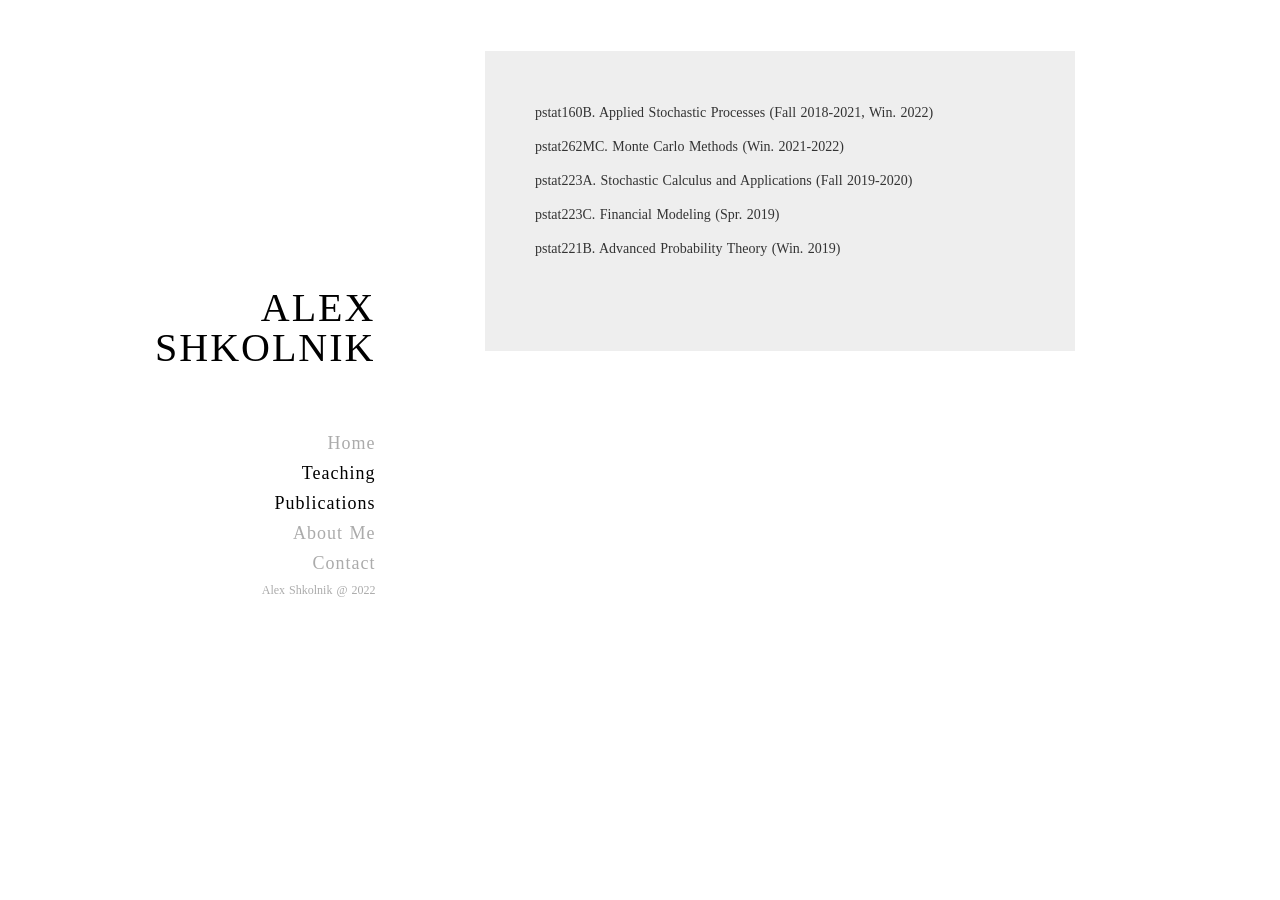
<file: teaching.html>
<!DOCTYPE html>
<html lang="en">
	<head>
		<meta charset="utf-8">

		
		<meta http-equiv="X-UA-Compatible" content="IE=edge,chrome=1">

		<title>Alex Shkolnik -- Teaching</title>
		<meta name="description" content="">
		<meta name="author" content="Alex Shkolnik">

		<meta name="viewport" content="width=device-width; initial-scale=1.0">

		
		<link rel="shortcut icon" href="/favicon.ico">
		<link rel="apple-touch-icon" href="/apple-touch-icon.png">
		
		<!--
		<link rel='stylesheet' href='//fonts.googleapis.com/css?family=Montserrat:400,600,700%7CLato:400,700' type='text/css' media='all' />
		-->


		<link rel="stylesheet" type="text/css" href="css/libs/font-awesome.min.css">
		<link rel="stylesheet" type="text/css" href="css/libs/bootstrap.min.css">
		<link rel="stylesheet" type="text/css" href="css/libs/justifiedGallery.min.css">
		<link rel="stylesheet" type="text/css" href="css/libs/magnific-popup.css">
		<link rel="stylesheet" type="text/css" href="css/styles.css">
	</head>
	
	<!-- head>
		<meta charset="UTF-8">
		<title>Alexander Shkolnik Publications </title>
		<meta name="viewport" content="width=device-width, initial-scale=1">
		<meta name="format-detection" content="telephone=no">
		<meta name="apple-mobile-web-app-capable" content="yes">

		<link rel='stylesheet' href='//fonts.googleapis.com/css?family=Montserrat:400,600,700%7CLato:400,700' type='text/css' media='all' />

		<link rel="stylesheet" type="text/css" href="css/libs/font-awesome.min.css">
		<link rel="stylesheet" type="text/css" href="css/libs/bootstrap.min.css">
		<link rel="stylesheet" type="text/css" href="css/libs/justifiedGallery.min.css">
		<link rel="stylesheet" type="text/css" href="css/libs/magnific-popup.css">
		<link rel="stylesheet" type="text/css" href="css/styles.css">
	</head----->

<body class="home">

	<!-- Wrapper Site ------------------------------------------------------------------------>
	<div id="main-content">

		<!-- Preload -->
		<div id="preload">
			<div class="kd-bounce">
				<div></div>
				<div></div>
			</div>
		</div>
		<!-- Preload -->

		<div class="container">
			<div class="row">
<!--------------copy left menu plus starting from here ----->
				<div class="col-md-3">
					<div class="header affix">
						<div class="table">
							<div class="table-cell">
								<!-- Logo-->
								<div class="logo">
									<a href="#">Alex Shkolnik </a>
								</div>
								<!--End Logo-->
								
								<!-- Navigation -->
								<div class="main-menu">
									<nav>
										<ul class="menu-list">
											<li >
												<a href="index.html">Home</a>
												
											</li>
											<!--
											<li class="menu-item-has-children">
												<a href="#">Teaching</a> 
												<ul class="sub-menu">
													<li>
														<a href="teaching.html">pstat 262MC</a>
													</li>
													<li>
														<a href="teaching.html">pstat 160B</a>
													</li>
													<li>
														<a href="teaching.html">pstat 223A</a>
													</li>
													<li>
														<a href="archive.html">archive</a>
													</li>
												</ul>
											</li>
											<li>
												<a href="research.html">Research</a>
												
											</li>-->
											<li class="active">
												<a href="teaching.html">Teaching</a>
											</li>
											<li class="active">
												<a href="publications.html">Publications</a>
											</li>
											<li>
												<a href="about.html">About Me</a>
										    </li>
										    <li>
												<a href="contact.html">Contact</a>
										    </li>
								    	</ul>
									</nav>
								</div>
								<!-- End Navigation -->

								<!-- Socials 
								<div class="socials">
									<a href="#" title="Behance">
										<i class="fa fa-behance"></i>
									</a>
									<a href="#" title="Dribbble">
										<i class="fa fa-dribbble"></i>
									</a>
									<a href="#" title="Facebook">
										<i class="fa fa-facebook"></i>
									</a>
									<a href="#" title="Google Plus">
										<i class="fa fa-google-plus"></i>
									</a>
									<a href="#" title="Instagram">
										<i class="fa fa-instagram"></i>
									</a>
									<a href="#" title="Search this site">
										<i class="fa fa-search"></i>
									</a>
								</div>
								-->
								<div class="box-search">
									<div class="table">
										<div class="table-cell">
											<div class="container">
												<form class="search-form" action="#" method="get">
													<input type="search" name="s" class="search-field" placeholder="Type &amp; hit enter" value="" title="Search">
													<div class="kd-close">
													</div>
												</form>
											</div>
										</div>
									</div>
								</div>
								<!-- End Socials -->

								<div class="copyright">
									<p>
										Alex Shkolnik @ 2022
									</p>
								</div>

							</div>
						</div>
					</div>
				</div>
<!------------here is the end of left menu plus socials and copyright-----start right context here---->
				<div class="col-md-9 col-md-offset-3">
					<div class="projects">
						<article class="post">
							<div class="post-content">
						<div class="header-text">
							  <p>
							   pstat160B. Applied Stochastic Processes (Fall 2018-2021, Win. 2022)
                              </p>
							  <p>
							   pstat262MC. Monte Carlo Methods (Win. 2021-2022)
                              </p>

							  <p>
							   pstat223A. Stochastic Calculus and Applications (Fall 2019-2020)
                              </p>

							  <p>
							   pstat223C. Financial Modeling (Spr. 2019)
                              </p>

							  <p>
							   pstat221B. Advanced Probability Theory (Win. 2019)
                              </p>


					        
						</div>
						   </div>
					    </article>	
					</div>
				</div>
			</div>
		</div>
	</div>
	<!-- End Wrapper Site ------------------------------------------------------------------------>

	
	<!-- Scripts -->
	<script src="js/libs/jquery-1.12.4.min.js"></script>
	<script src="js/libs/jquery.justifiedGallery.min.js"></script>
	<script src="js/libs/jquery.magnific-popup.js"></script>
	<script src="js/scripts.js"></script>
	<!-- End Scripts -->

</body>
	
</html>
</file>
<file: css/styles.css>
/*=========================================================================

1. Reset CSS
2. Typography
3. General
4. Header
5. Projects
6. Posts
7. Footer
8. Preload
9. Responsive

=========================================================================*/
/* =========== 1. Reset CSS  =========== */
img,
legend {
  border: 0;
}
legend,
td,
th {
  padding: 0;
}
html {
  font-family: sans-serif;
  -ms-text-size-adjust: 100%;
  -webkit-text-size-adjust: 100%;
}
article,
aside,
details,
figcaption,
figure,
footer,
header,
hgroup,
main,
menu,
nav,
section,
summary {
  display: block;
}
audio,
canvas,
progress,
video {
  display: inline-block;
  vertical-align: baseline;
}
audio:not([controls]) {
  display: none;
  height: 0;
}
[hidden],
template {
  display: none;
}
a {
  color: #ababab;
  background-color: transparent;
}
a:hover,
a:active {
  outline: 0;
}
abbr[title] {
  border-bottom: 1px dotted;
}
b,
optgroup,
strong {
  font-weight: 700;
}
dfn {
  font-style: italic;
}
h1 {
  font-size: 2em;
  margin: .67em 0;
}
mark {
  background: #ffffff;
  color: #333333;
}
small {
  font-size: 80%;
}
sub,
sup {
  font-size: 75%;
  line-height: 0;
  position: relative;
  vertical-align: baseline;
}
sup {
  top: -0.5em;
}
sub {
  bottom: -0.25em;
}
svg:not(:root) {
  overflow: hidden;
}
figure {
  margin: 1em 40px;
}
hr {
  -moz-box-sizing: content-box;
  box-sizing: content-box;
  height: 0;
}
pre,
textarea {
  overflow: auto;
}
code,
kbd,
pre,
samp {
  font-family: monospace, monospace;
  font-size: 1em;
}
button,
input,
optgroup,
select,
textarea {
  color: inherit;
  font: inherit;
  margin: 0;
}
button {
  overflow: visible;
}
button,
select {
  text-transform: none;
}
button,
html input[type=button],
input[type=reset],
input[type=submit] {
  -webkit-appearance: button;
  cursor: pointer;
}
button[disabled],
html input[disabled] {
  cursor: default;
}
button::-moz-focus-inner,
input::-moz-focus-inner {
  border: 0;
  padding: 0;
}
input {
  border-radius: 0;
  line-height: normal;
}
input[type=checkbox],
input[type=radio] {
  box-sizing: border-box;
  padding: 0;
}
input[type=number]::-webkit-inner-spin-button,
input[type=number]::-webkit-outer-spin-button {
  height: auto;
}
input[type=search] {
  -webkit-appearance: textfield;
  -moz-box-sizing: content-box;
  -webkit-box-sizing: content-box;
  box-sizing: content-box;
}
input[type=search]::-webkit-search-cancel-button,
input[type=search]::-webkit-search-decoration {
  -webkit-appearance: none;
}
fieldset {
  border: 1px solid #333333;
  margin: 0 2px;
  padding: .35em .625em .75em;
}
table {
  border-collapse: collapse;
  border-spacing: 0;
}
a,
input,
textarea,
button,
select {
  outline: none;
}
a:hover,
a:focus,
input:focus,
textarea:focus,
button:focus,
select:focus {
  outline: none !important;
  text-decoration: none;
}
* {
  -webkit-box-sizing: border-box;
  -moz-box-sizing: border-box;
  box-sizing: border-box;
}
:after,
:before {
  -webkit-box-sizing: border-box;
  -moz-box-sizing: border-box;
  box-sizing: border-box;
}
input::-webkit-input-placeholder,
textarea::-webkit-input-placeholder {
  color: #ababab;
}
input:-moz-placeholder,
textarea:-moz-placeholder {
  color: #ababab;
}
/* =========== 2. Typography  =========== */
h1,
.h1,
h2,
.h2,
h3,
.h3,
h4,
.h4,
h5,
.h5,
h6,
.h6 {
  font-family: 'Roboto', serif;
  color: #ababab;
  font-weight: 400;
  line-height: 1.2em;
  margin-bottom: 20px;
  margin-top: 0;
}
h1 > a,
.h1 > a,
h2 > a,
.h2 > a,
h3 > a,
.h3 > a,
h4 > a,
.h4 > a,
h5 > a,
.h5 > a,
h6 > a,
.h6 > a {
  color: inherit;
}
h1,
.h1 {
  font-size: 36px;
}
h2,
.h2 {
  font-size: 30px;
}
h3,
.h3 {
  font-size: 26px;
}
h4,
.h4 {
  font-size: 22px;
}
h5,
.h5 {
  font-size: 18px;
}
h6,
.h6 {
  font-size: 14px;
}
a {
  color: #ababab;
  text-decoration: none;
  -webkit-transition: all 0.3s ease;
  -moz-transition: all 0.3s ease;
  -ms-transition: all 0.3s ease;
  -o-transition: all 0.3s ease;
  transition: all 0.3s ease;
}
a:hover {
  color: #000000 !important;
}
.quicklinks a:hover,
.quicklinks a:active,
.quicklinks a:focus {
  color: #00b9eb !important;
}
p {
  margin-top: 0;
  margin-bottom: 10px;
}
code,
kbd,
pre,
samp {
  font-family: 'Lato', serif;
  -webkit-border-radius: 0;
  -moz-border-radius: 0;
  -ms-border-radius: 0;
  -o-border-radius: 0;
  border-radius: 0;
}
code {
  background-color: #eee;
  letter-spacing: 0.015em;
}
abbr {
  background-color: #A1D71A;
  color: #111;
  border-width: 2px;
}
mark,
.mark {
  color: #ffffff;
  background-color: #a4b4c4;
}
dfn {
  border-bottom: 1px dashed;
}
cite {
  font-style: normal;
}
blockquote {
  position: relative;
  border: 0;
  padding: 0 0 0 40px;
  margin: 20px 0;
  font-style: italic;
  overflow: hidden;
  font-size: 13px;
}
blockquote p:last-child {
  margin-bottom: 0;
}
blockquote:before {
  position: absolute;
  left: 0;
  top: 0;
  content: '\f10d';
  font-family: 'FontAwesome';
  display: inline-block;
  color: #ababab;
  font-size: 24px;
}
blockquote footer,
blockquote cite {
  font-size: 12px;
  color: #333333;
  font-weight: 700;
}
blockquote footer:before,
blockquote cite:before {
  content: '- ';
  color: #333333;
}
blockquote footer:after,
blockquote cite:after {
  content: ' ';
  color: #333333;
}
pre {
  line-height: 1.8em;
  padding: 15px;
  border: 1px solid #E4E4E4;
  font-style: italic;
  overflow: auto;
  white-space: pre-wrap;
  background-color: #f7f7f7;
  word-wrap: break-word;
  max-width: 100%;
}
img {
  max-width: 100%;
  height: auto;
  vertical-align: middle;
  border: 0;
}
input[type="search"],
input[type="text"],
input[type="url"],
input[type="number"],
input[type="password"],
input[type="email"],
input[type="file"],
select,
textarea {
  height: 36px;
  width: 100%;
  border: 1px solid #ababab;
  padding: 0 10px;
  -webkit-transition: all 0.3s ease;
  -moz-transition: all 0.3s ease;
  -ms-transition: all 0.3s ease;
  -o-transition: all 0.3s ease;
  transition: all 0.3s ease;
  -webkit-box-sizing: border-box;
  -moz-box-sizing: border-box;
  box-sizing: border-box;
  -webkit-appearance: none;
}
::-moz-selection {
  color: #f7f7f7;
  background-color: #222222;
}
::selection {
  color: #f7f7f7;
  background-color: #222222;
}
iframe {
  border: 0;
  max-width: 100%;
}
/* ===========  3. General  =========== */
body {
  margin: 0;
  padding: 50px 0 0;
  font-family: 'Lato', serif;
  font-size: 14px;
  background: #ffffff;
  color: #333333;
  overflow-x: hidden;
  line-height: 24px;
  word-spacing: 1px;
}
.container {
  max-width: 1000px;
}
.mobile {
  display: none;
  margin-bottom: 60px;
}
.mobile .menu-mobile {
  width: 60px;
  height: 60px;
  display: inline-block;
  position: fixed;
  z-index: 999;
}
.mobile .menu-mobile .item {
  display: block;
  width: 22px;
  height: 2px;
  background-color: #000000;
  position: relative;
}
.mobile .menu-mobile .item-1 {
  top: 23px;
}
.mobile .menu-mobile .item-2 {
  top: 29px;
}
.mobile .menu-mobile .item-3 {
  top: 35px;
}
.mobile .logo {
  padding-bottom: 0;
  padding-top: 10px;
  text-align: center;
}
.hide-menu {
  position: fixed;
  top: 0;
  left: 0;
  right: 0;
  bottom: 0;
  z-index: 998;
  background-color: rgba(0, 0, 0, 0.7);
  visibility: hidden;
  opacity: 0;
  -webkit-transition: visibility 0.3s ease, opacity 0.3s ease;
  -moz-transition: visibility 0.3s ease, opacity 0.3s ease;
  -ms-transition: visibility 0.3s ease, opacity 0.3s ease;
  -o-transition: visibility 0.3s ease, opacity 0.3s ease;
  transition: visibility 0.3s ease, opacity 0.3s ease;
}
/* ===========  4. Header  =========== */
.header {
  width: 220px;
  bottom: 0;
  top: 0;
  text-align: right;
  z-index: 9;
}
.header-text {
  margin-bottom: 50px;
}
.header-text blockquote {
  font-size: 16px;
  padding-left: 50px;
}
.header-text blockquote:before {
  font-size: 30px;
}
.menu-left .header {
  text-align: left;
}
.menu-left .main-menu .sub-menu {
  padding-left: 0;
  padding-right: 20px;
  right: 100%;
  left: auto;
  text-align: right;
}
.table {
  display: table;
  width: 100%;
  height: 100%;
}
.table-cell {
  display: table-cell;
  vertical-align: middle;
}
.main-menu {
  font-family: 'Roboto', serif;
  letter-spacing: 1px;
  font-size: 18px;
  line-height: 24px;
}
.main-menu ul,
.main-menu li {
  list-style: none;
  padding: 0;
  margin: 0;
}
.main-menu .menu-list > li > a {
  padding-top: 3px;
  padding-bottom: 3px;
  display: block;
}
.main-menu .active a {
  color: #000000;
}
.main-menu li {
  position: relative;
}
.main-menu li:hover > .sub-menu {
  opacity: 1;
  visibility: visible;
}
.main-menu .sub-menu {
  position: absolute;
  width: 200px;
  top: 0;
  left: 100%;
  font-size: 14px;
  text-align: left;
  visibility: hidden;
  padding-left: 20px;
  opacity: 0;
}
.main-menu .sub-menu li {
  padding-left: 20px;
  padding-right: 20px;
  background-color: #ababab;
}
.main-menu .sub-menu li:first-child {
  padding-top: 10px;
}
.main-menu .sub-menu li:last-child {
  padding-bottom: 10px;
}
.main-menu .sub-menu a {
  color: #000000 !important;
}
.logo {
  font-size: 40px;
  color: #000000;
  text-transform: uppercase;
  padding-bottom: 60px;
  letter-spacing: 2px;
  line-height: 40px;
}
.logo a {
  color: inherit;
}
.socials {
  padding-top: 50px;
}
.socials a {
  margin-right: 8px;
  font-size: 14px;
}
.socials .fa-search {
  color: #000000;
}
.box-search {
  position: fixed;
  top: 0;
  left: 0;
  width: 100%;
  height: 100%;
  z-index: 999;
  background-color: #ffffff;
  opacity: 0;
  visibility: hidden;
  -webkit-transition: opacity 0.3s ease, visibility 0.3s ease;
  -moz-transition: opacity 0.3s ease, visibility 0.3s ease;
  -ms-transition: opacity 0.3s ease, visibility 0.3s ease;
  -o-transition: opacity 0.3s ease, visibility 0.3s ease;
  transition: opacity 0.3s ease, visibility 0.3s ease;
}
.box-search input[type="search"] {
  height: 50px;
  font-size: 24px;
  padding-top: 0;
  border: none;
  border-bottom: 1px solid #000000;
}
.box-search.active {
  opacity: 1;
  visibility: visible;
}
.search-form {
  margin-left: auto;
  margin-right: auto;
  max-width: 600px;
  position: relative;
  padding-bottom: 200px;
  padding-top: 100px;
}
.kd-close {
  position: absolute;
  width: 50px;
  height: 50px;
  display: inline-block;
  top: 0;
  right: 0;
  cursor: pointer;
  font-size: 24px;
  color: #000000;
  background-color: #ffffff;
  line-height: 48px;
  text-align: center;
  -webkit-border-radius: 50%;
  -moz-border-radius: 50%;
  border-radius: 50%;
}
.kd-close:before {
  content: '';
  width: 30px;
  height: 2px;
  background-color: #000000;
  display: block;
  -webkit-transform: rotate(44deg) translate(26px, 10px);
  -moz-transform: rotate(44deg) translate(26px, 10px);
  transform: rotate(44deg) translate(26px, 10px);
}
.kd-close:after {
  content: '';
  width: 30px;
  height: 2px;
  background-color: #000000;
  display: block;
  -webkit-transform: rotate(-46deg) translate(-10px, 24px);
  -moz-transform: rotate(-46deg) translate(-10px, 24px);
  transform: rotate(-46deg) translate(-10px, 24px);
}
.copyright {
  font-size: 12px;
  color: #ababab;
}
/* ===========  5. Projects  =========== */
.projects {
  padding-left: 80px;
  padding-right: 50px;
}
.project-item {
  position: relative;
  margin-bottom: 40px;
}
.project-item:last-child {
  margin-bottom: 0;
}
.project-item .title {
  position: absolute;
  top: 20px;
  left: 20px;
  opacity: 0;
  visibility: hidden;
}
.project-item .title a {
  background-color: #000000;
  color: #ffffff;
  font-size: 14px;
  display: inline-block;
  line-height: 24px;
  padding-left: 10px;
  padding-right: 10px;
  opacity: 1;
  letter-spacing: 1px;
}
.project-item .title a:hover {
  color: #ffffff !important;
  opacity: 0.7;
}
.project-item:hover .title {
  opacity: 1;
  visibility: visible;
  -webkit-transition: opacity 0.3s ease-in-out, visibility 0.3s ease-in-out;
  -moz-transition: opacity 0.3s ease-in-out, visibility 0.3s ease-in-out;
  -ms-transition: opacity 0.3s ease-in-out, visibility 0.3s ease-in-out;
  -o-transition: opacity 0.3s ease-in-out, visibility 0.3s ease-in-out;
  transition: opacity 0.3s ease-in-out, visibility 0.3s ease-in-out;
}
.pagination-wrap {
  margin-top: 60px;
  font-family: 'Roboto', serif;
}
.pagination-wrap ul {
  list-style: none;
  margin: 0;
  padding: 0;
  text-align: center;
}
.pagination-wrap ul:after {
  content: '';
  display: block;
  clear: both;
}
.pagination-wrap ul span {
  display: block;
}
.pagination-wrap ul li {
  display: inline-block;
  overflow: hidden;
  font-size: 18px;
  padding-left: 5px;
  padding-right: 5px;
}
.pagination-wrap ul li .current {
  color: #000000;
}
.navigation-wrap {
  margin-top: 50px;
  text-align: center;
}
.navigation-wrap:after {
  content: '';
  clear: both;
  display: block;
}
.navigation-wrap a {
  display: inline-block;
  width: 50px;
  height: 40px;
  line-height: 40px;
  margin-right: 10px;
  background-color: #cccccc;
  opacity: 1;
  -webkit-transition: opacity 0.3s ease;
  -moz-transition: opacity 0.3s ease;
  -ms-transition: opacity 0.3s ease;
  -o-transition: opacity 0.3s ease;
  transition: opacity 0.3s ease;
}
.navigation-wrap a:last-child {
  margin-right: 0;
}
.navigation-wrap a:hover {
  opacity: 0.8;
}
.project .detail-content {
  padding: 50px;
  background-color: #eeeeee;
}
.project .title {
  color: #000000;
  margin-bottom: 30px;
}
.project a {
  color: #000000 !important;
  font-weight: 700;
}
.project .project-attributes {
  margin-top: 20px;
  font-size: 12px;
}
.project .project-attributes .socials {
  padding-top: 0;
}
.project table {
  width: 100%;
}
.project .name {
  font-weight: 700;
  width: 30%;
  text-align: left;
  padding-bottom: 10px;
}
.project .value {
  font-style: italic;
  width: 70%;
  padding-bottom: 10px;
}
.project .images-project {
  margin-top: 50px;
}
.project .popup img {
  margin-bottom: 30px;
}
.project .popup:last-child img {
  margin-bottom: 0;
}
/* ===========  6. Posts  =========== */
.post {
  margin-bottom: 40px;
}
.post:last-child {
  margin-bottom: 0;
}
.post .post-content {
  background-color: #eeeeee;
  padding: 50px 50px 40px;
}
.title {
  margin-top: 0;
  margin-bottom: 5px;
  line-height: 24px;
  color: #000000;
  font-size: 24px;
  letter-spacing: 1px;
}
.post-details {
  font-style: italic;
  font-size: 12px;
}
.post-details a {
  display: inline-block;
}
.post-details a:after {
  content: '//';
  margin-left: 5px;
  margin-right: 5px;
}
.post-details a:last-child:after {
  content: normal;
}
.the-content {
  margin-top: 20px;
}
.the-content p:last-child {
  margin-bottom: 0;
}
.the-content ul,
.the-content ol {
  font-size: 13px;
  font-style: italic;
  padding-left: 20px;
}
.the-content ul li,
.the-content ol li {
  margin-bottom: 5px;
}
.the-content ul > li:last-child,
.the-content ol > li:last-child {
  margin-bottom: 0;
}
.post-footer {
  margin-top: 30px;
}
.cat strong {
  margin-right: 5px;
}
.cat a {
  color: #000000;
}
.cat a:after {
  content: ',';
  margin-right: 5px;
}
.cat a:last-child:after {
  content: normal;
}
.post-tags a {
  opacity: 1;
  display: inline-block;
  color: #000000;
}
.post-tags a:before {
  margin-left: 5px;
  content: '#';
}
.post-tags a:first-child:before {
  margin-left: 0;
}
.post-tags a:hover {
  opacity: 0.8;
}
.post-share {
  text-align: center;
  padding-top: 10px;
  margin-bottom: 30px;
}
.post-share a {
  color: #000000;
  margin-left: 5px;
  margin-right: 5px;
}
.the-excerpt {
  margin-top: 20px;
}
#comments {
  margin-top: 40px;
  padding-top: 30px;
  border-top: 1px solid #ababab;
}
#comments .comment-list,
#comments .children {
  list-style: none;
}
#comments .comments-inner {
  margin-top: 30px;
}
#comments .comments-inner + #respond {
  margin-top: 50px;
}
#comments .comment-list {
  padding-left: 0;
}
#comments .children {
  padding-left: 30px;
}
#comments .comment-avatar {
  width: 60px;
  height: 60px;
  -webkit-border-radius: 50%;
  -moz-border-radius: 50%;
  border-radius: 50%;
  overflow: hidden;
  float: left;
}
#comments .comment-context {
  margin-left: 60px;
  padding-left: 20px;
}
#comments .comment-context .title {
  font-size: 16px;
  display: inline-block;
}
#comments .comment-content p:last-child {
  margin-bottom: 0;
}
#comments .comment-date {
  color: #ababab;
  font-size: 14px;
  font-style: italic;
}
#comments .comment-date:before {
  content: '-';
  margin-left: 5px;
  margin-right: 5px;
}
#comments .comment-body {
  margin-top: 30px;
}
#comments .reply {
  font-style: italic;
}
.comment-form {
  margin-top: 20px;
}
.contact-item {
  margin-bottom: 20px;
}
.contact-item:last-child {
  margin-bottom: 0;
}
.contact-item textarea {
  padding-top: 5px;
  height: 100px;
  resize: vertical;
}
.contact-item .submit {
  display: inline-block;
  min-width: 100px;
  padding-left: 20px;
  padding-right: 20px;
  background-color: #000000;
  color: #ffffff;
  border: none;
  height: 36px;
  text-transform: uppercase;
  font-size: 12px;
  letter-spacing: 1px;
}
.post_404_not_found {
  margin-top: 20px;
}
.go-to-home {
  min-width: 100px;
  padding: 5px 15px;
  display: inline-block;
  background-color: #000000;
  color: #ffffff;
  margin-top: 10px;
}
.go-to-home a {
  color: inherit;
  opacity: 1;
}
.go-to-home a:hover {
  color: inherit !important;
  opacity: 0.8;
}
/* ===========  7. Footer  =========== */
.footer-inner {
  margin-top: 80px;
  border-top: 1px solid #ababab;
  padding-top: 40px;
  padding-bottom: 40px;
  margin-left: 80px;
  margin-right: 50px;
  font-size: 12px;
}
.footer-inner .title {
  font-size: 14px;
  font-weight: 700;
}
.footer-inner ul {
  list-style: none;
  font-size: 12px;
  margin: 0;
  padding: 0;
}
/* ===========  8. Preload  =========== */
#preload {
  top: 0;
  left: 0;
  bottom: 0;
  right: 0;
  margin: auto;
  position: fixed;
  width: 100%;
  height: 100%;
  background-color: #fff;
  z-index: 9999999;
  display: flex;
  align-items: center;
  justify-content: center;
  overflow: hidden;
}
#preload .kd-bounce {
  width: 40px;
  height: 40px;
  position: relative;
  margin: 40px auto;
}
#preload .kd-bounce:before,
#preload .kd-bounce:after {
  content: '';
  display: block;
  width: 100%;
  height: 100%;
  border-radius: 50%;
  background-color: #242424;
  opacity: 0.4;
  position: absolute;
  top: 0;
  left: 0;
  animation: kd-bounce 2.4s infinite ease-in-out;
}
#preload .kd-bounce:after {
  animation-delay: -1.2s;
}
@keyframes kd-bounce {
  0%,
  100% {
    transform: scale(0);
  }
  50% {
    transform: scale(1);
  }
}
/* ===========  9. Responsive  =========== */
@media screen and (max-width: 991px) {
  .preload {
    display: none;
  }
  .mobile {
    display: block;
  }
  .header,
  .menu-left .header {
    left: 0;
    width: 250px;
    z-index: 9999;
    background-color: #000000;
    text-align: center;
    -webkit-transform: translateX(-101%);
    -moz-transform: translateX(-101%);
    transform: translateX(-101%);
    -webkit-transition: transform 0.3s ease;
    -moz-transition: transform 0.3s ease;
    -ms-transition: transform 0.3s ease;
    -o-transition: transform 0.3s ease;
    transition: transform 0.3s ease;
  }
  .header .logo,
  .menu-left .header .logo {
    color: #ffffff;
  }
  .header.active,
  .menu-left .header.active {
    -webkit-transform: translateX(0);
    -moz-transform: translateX(0);
    transform: translateX(0);
  }
  .main-menu,
  .menu-left .main-menu {
    max-height: 45%;
    overflow-y: auto;
    overflow-x: hidden;
  }
  .main-menu a:hover,
  .menu-left .main-menu a:hover {
    color: #ffffff !important;
  }
  .main-menu .active a,
  .menu-left .main-menu .active a {
    color: #ffffff;
  }
  .main-menu .sub-menu,
  .menu-left .main-menu .sub-menu {
    display: none;
    position: relative;
    width: 100%;
    left: 0;
    visibility: visible;
    opacity: 1;
    padding-left: 0;
    text-align: center;
  }
  .main-menu .sub-menu li,
  .menu-left .main-menu .sub-menu li,
  .main-menu .sub-menu li:first-child,
  .menu-left .main-menu .sub-menu li:first-child,
  .main-menu .sub-menu li:last-child,
  .menu-left .main-menu .sub-menu li:last-child {
    padding-top: 5px;
    padding-bottom: 5px;
  }
  .projects {
    padding-left: 50px;
    padding-right: 50px;
  }
  .footer-inner {
    margin-left: 50px;
    margin-right: 50px;
  }
  .socials a {
    margin-right: 10px;
  }
  .socials .fa-search {
    color: #ffffff;
  }
  .hide-menu.active {
    visibility: visible;
    opacity: 1;
  }
}
@media screen and (max-width: 768px) {
  body {
    padding-top: 30px;
  }
  .project-item {
    margin-bottom: 30px;
  }
}
@media screen and (max-width: 600px) {
  .post .post-content {
    padding: 20px;
  }
  .project .detail-content {
    padding: 20px;
  }
  .project .images-project {
    margin-top: 30px;
  }
  #comments .children {
    padding-left: 0;
  }
}
@media screen and (max-width: 480px) {
  .projects {
    padding-left: 0;
    padding-right: 0;
  }
  .footer-inner {
    margin-left: 0;
    margin-right: 0;
  }
  .mobile {
    margin-bottom: 50px;
  }
  .mobile .logo {
    font-size: 30px;
    padding-left: 20px;
  }
  .project-item {
    margin-bottom: 20px;
  }
  #comments .comment-avatar {
    float: none;
  }
  #comments .comment-context {
    margin-top: 20px;
    margin-left: 0;
    padding-left: 0;
  }
  #comments .reply {
    text-align: right;
  }
  .navigation-wrap {
    margin-top: 30px;
  }
  .footer-inner {
    margin-top: 50px;
  }
}
</file>
<file: css/libs/justifiedGallery.min.css>
/*!
 * Justified Gallery - v3.6.3
 * http://miromannino.github.io/Justified-Gallery/
 * Copyright (c) 2016 Miro Mannino
 * Licensed under the MIT license.
 */
.justified-gallery{width:100%;position:relative;overflow:hidden}.justified-gallery>a,.justified-gallery>div{position:absolute;display:inline-block;overflow:hidden;filter:"alpha(opacity=10)";opacity:.1}.justified-gallery>a>img,.justified-gallery>div>img,.justified-gallery>a>a>img,.justified-gallery>div>a>img{position:absolute;top:50%;left:50%;margin:0;padding:0;border:0;filter:"alpha(opacity=0)";opacity:0}.justified-gallery>a>.caption,.justified-gallery>div>.caption{display:none;position:absolute;bottom:0;padding:5px;background-color:#000;left:0;right:0;margin:0;color:#fff;font-size:12px;font-weight:300;font-family:sans-serif}.justified-gallery>a>.caption.caption-visible,.justified-gallery>div>.caption.caption-visible{display:initial;filter:"alpha(opacity=70)";opacity:.7;-webkit-transition:opacity 500ms ease-in;-moz-transition:opacity 500ms ease-in;-o-transition:opacity 500ms ease-in;transition:opacity 500ms ease-in}.justified-gallery>.entry-visible{filter:"alpha(opacity=100)";opacity:1;background:0 0}.justified-gallery>.entry-visible>img,.justified-gallery>.entry-visible>a>img{filter:"alpha(opacity=100)";opacity:1;-webkit-transition:opacity 500ms ease-in;-moz-transition:opacity 500ms ease-in;-o-transition:opacity 500ms ease-in;transition:opacity 500ms ease-in}.justified-gallery>.jg-filtered{display:none}.justified-gallery>.spinner{position:absolute;bottom:0;margin-left:-24px;padding:10px 0;left:50%;filter:"alpha(opacity=100)";opacity:1;overflow:initial}.justified-gallery>.spinner>span{display:inline-block;filter:"alpha(opacity=0)";opacity:0;width:8px;height:8px;margin:0 4px;background-color:#000;border-radius:6px}
</file>
